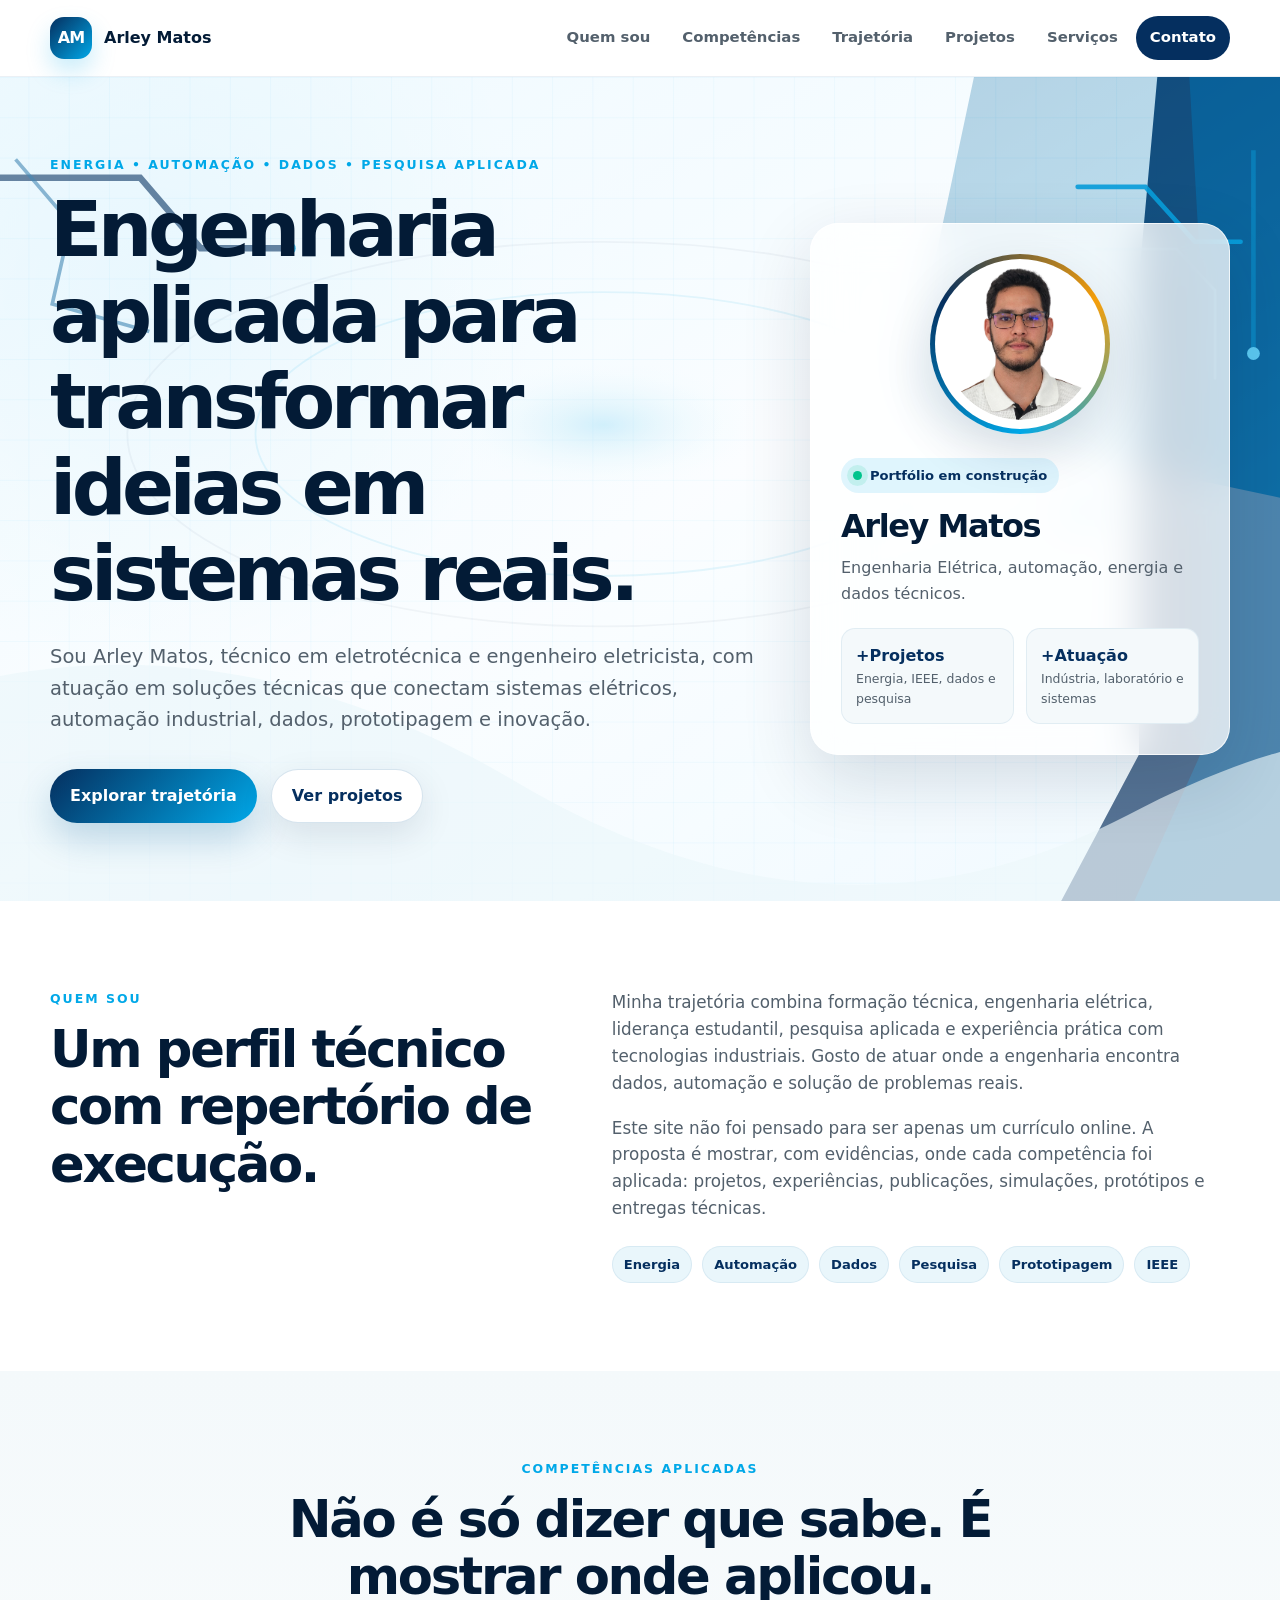
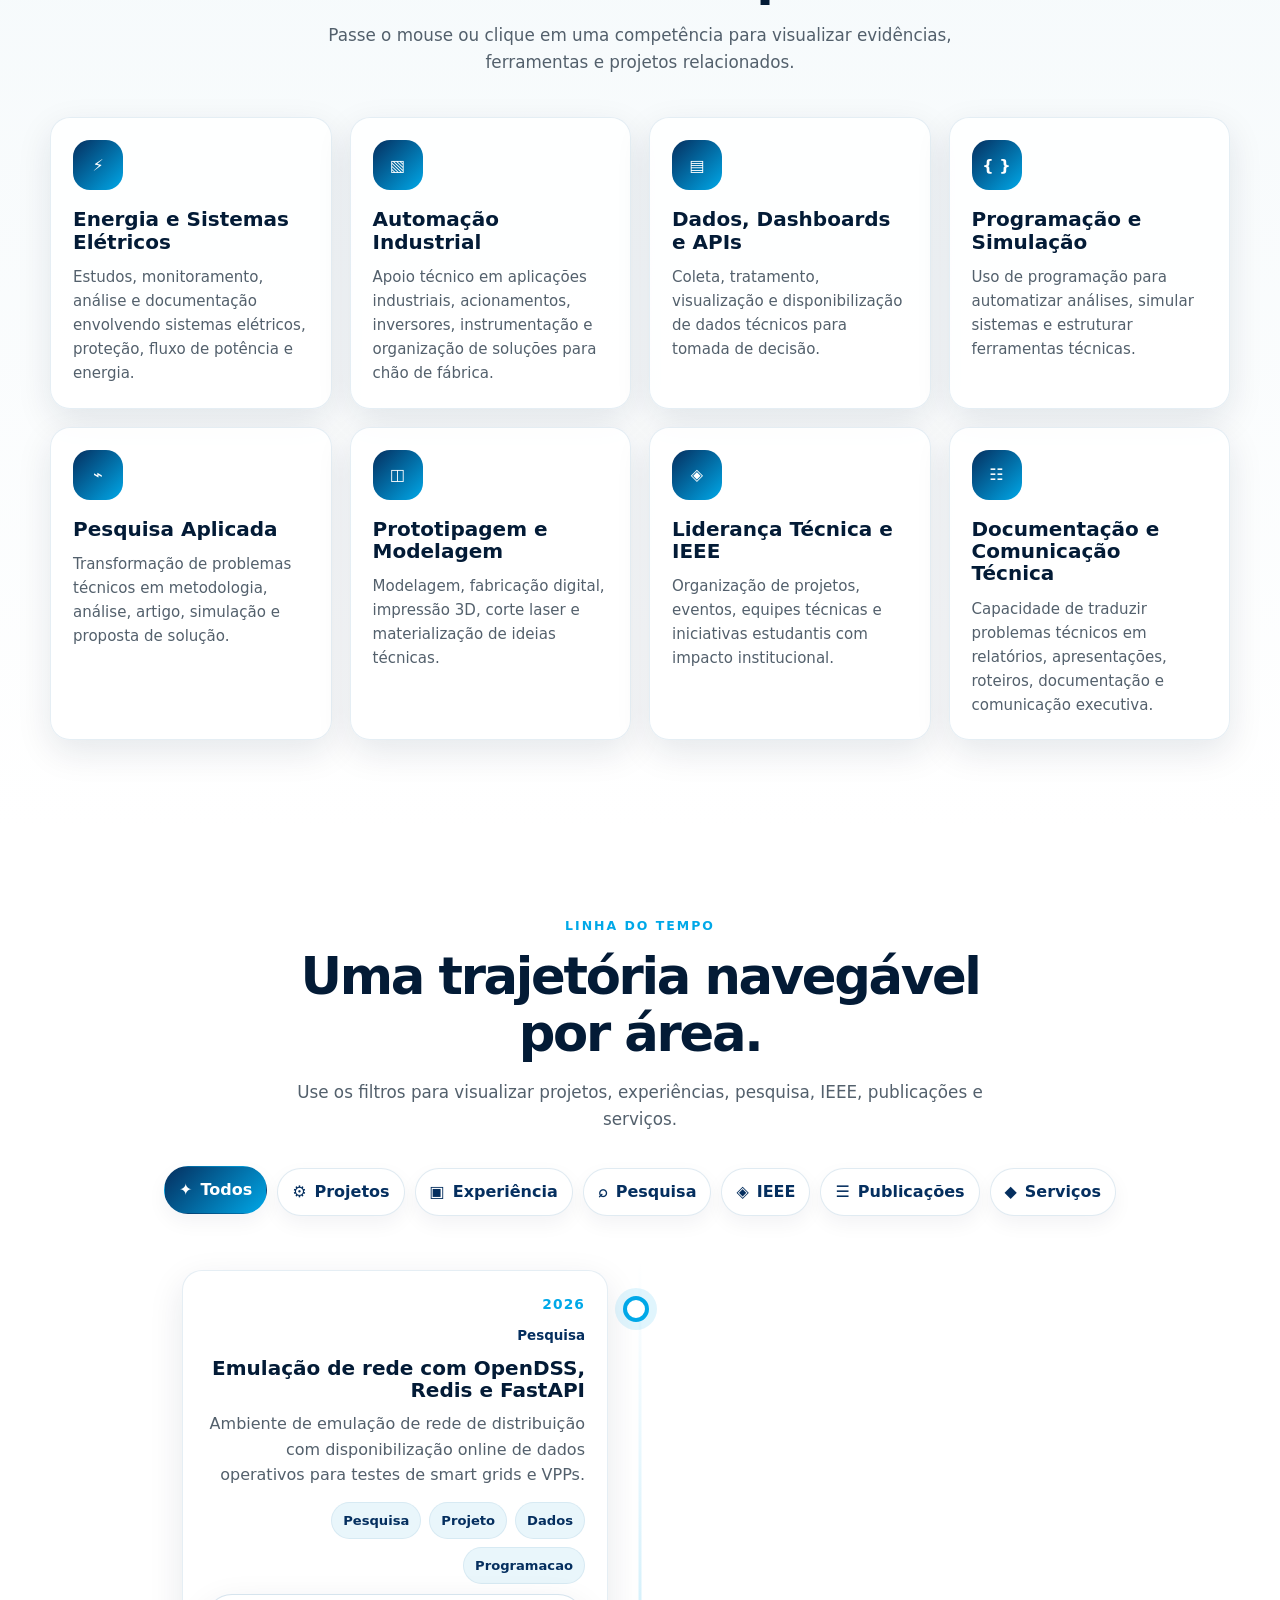
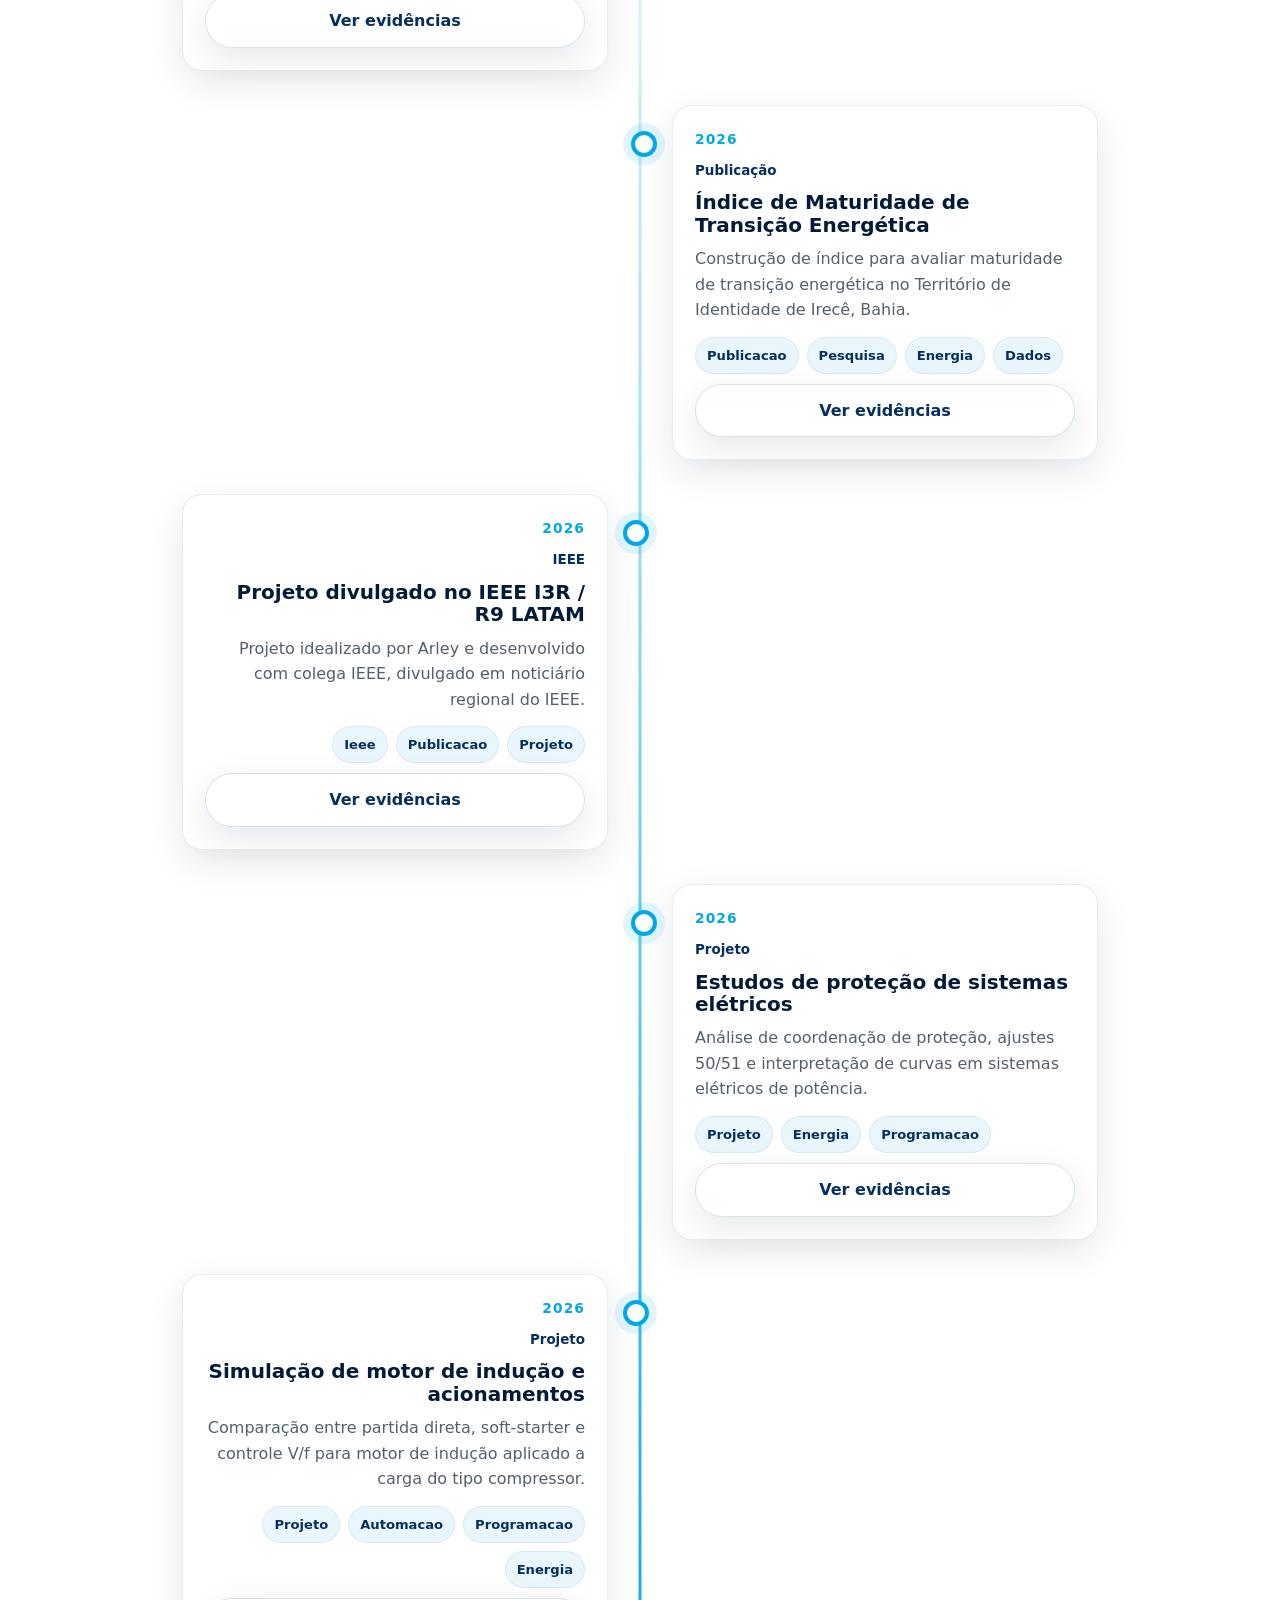
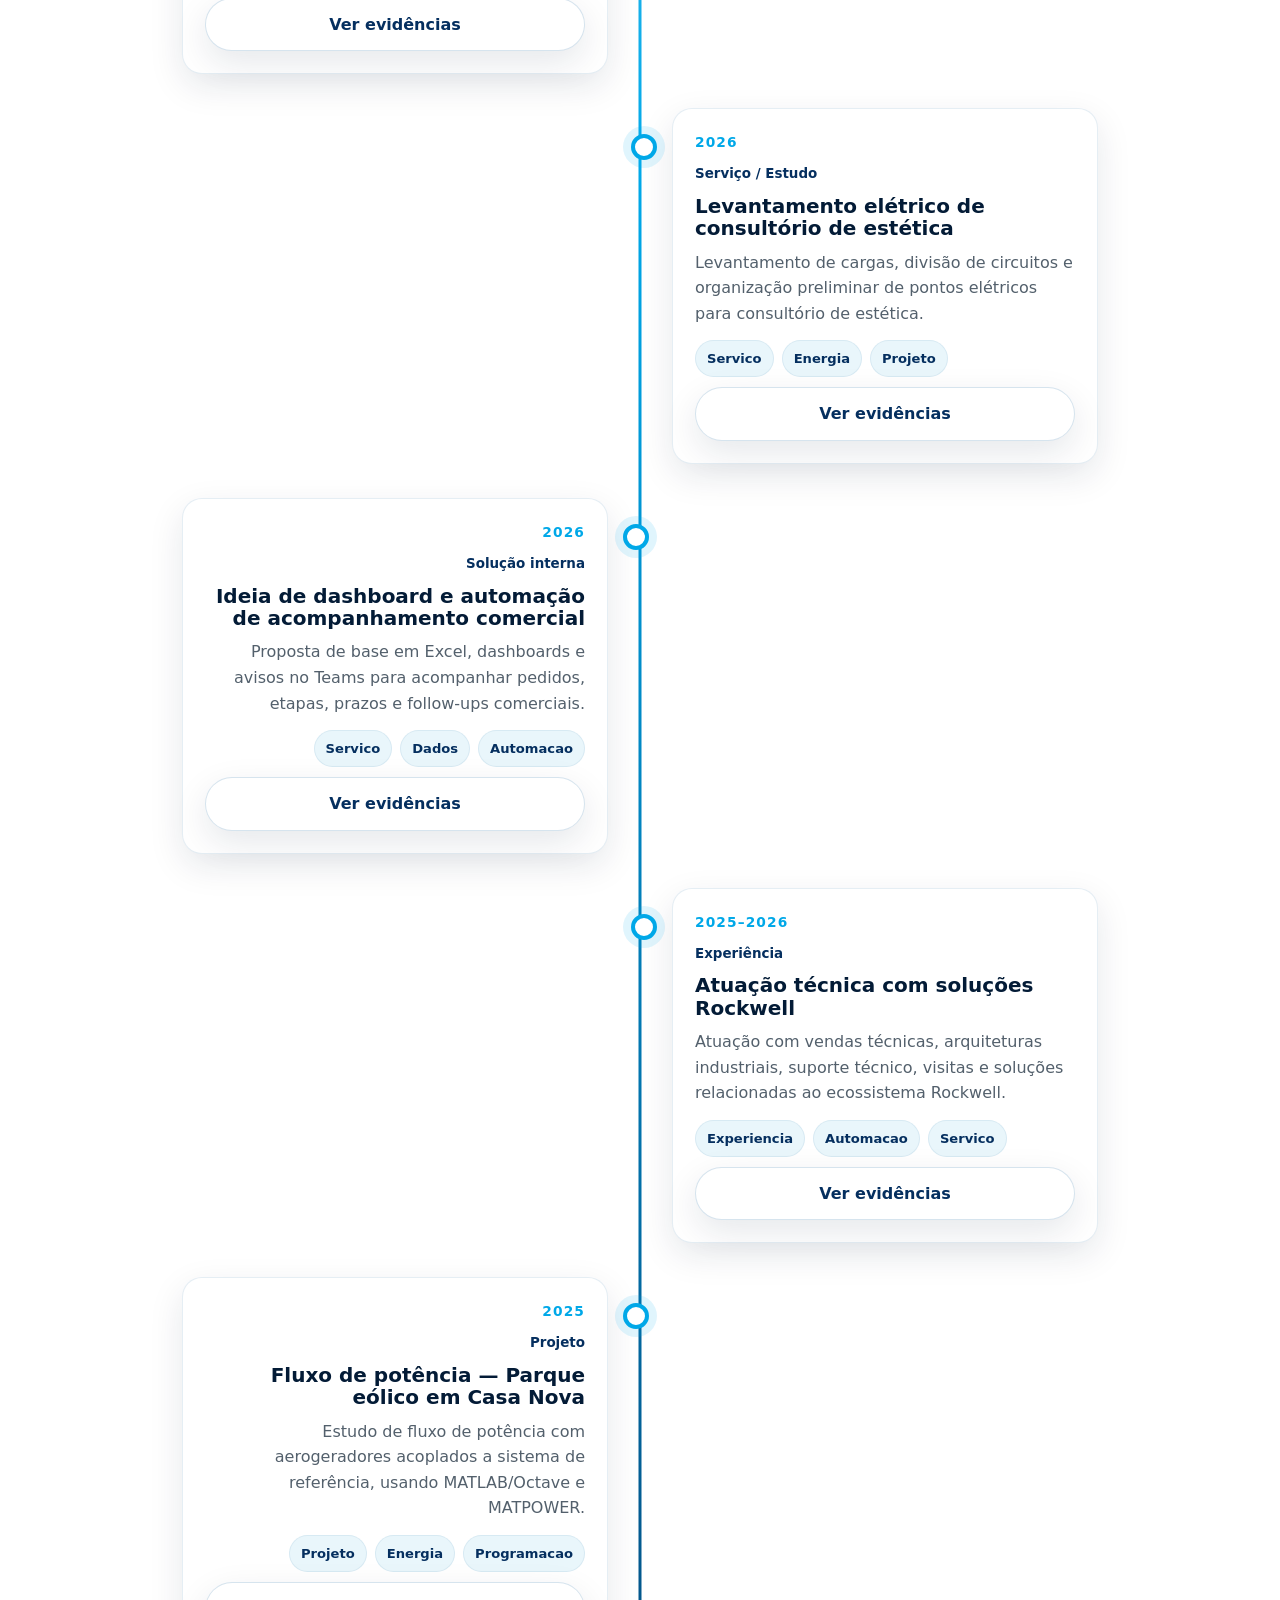
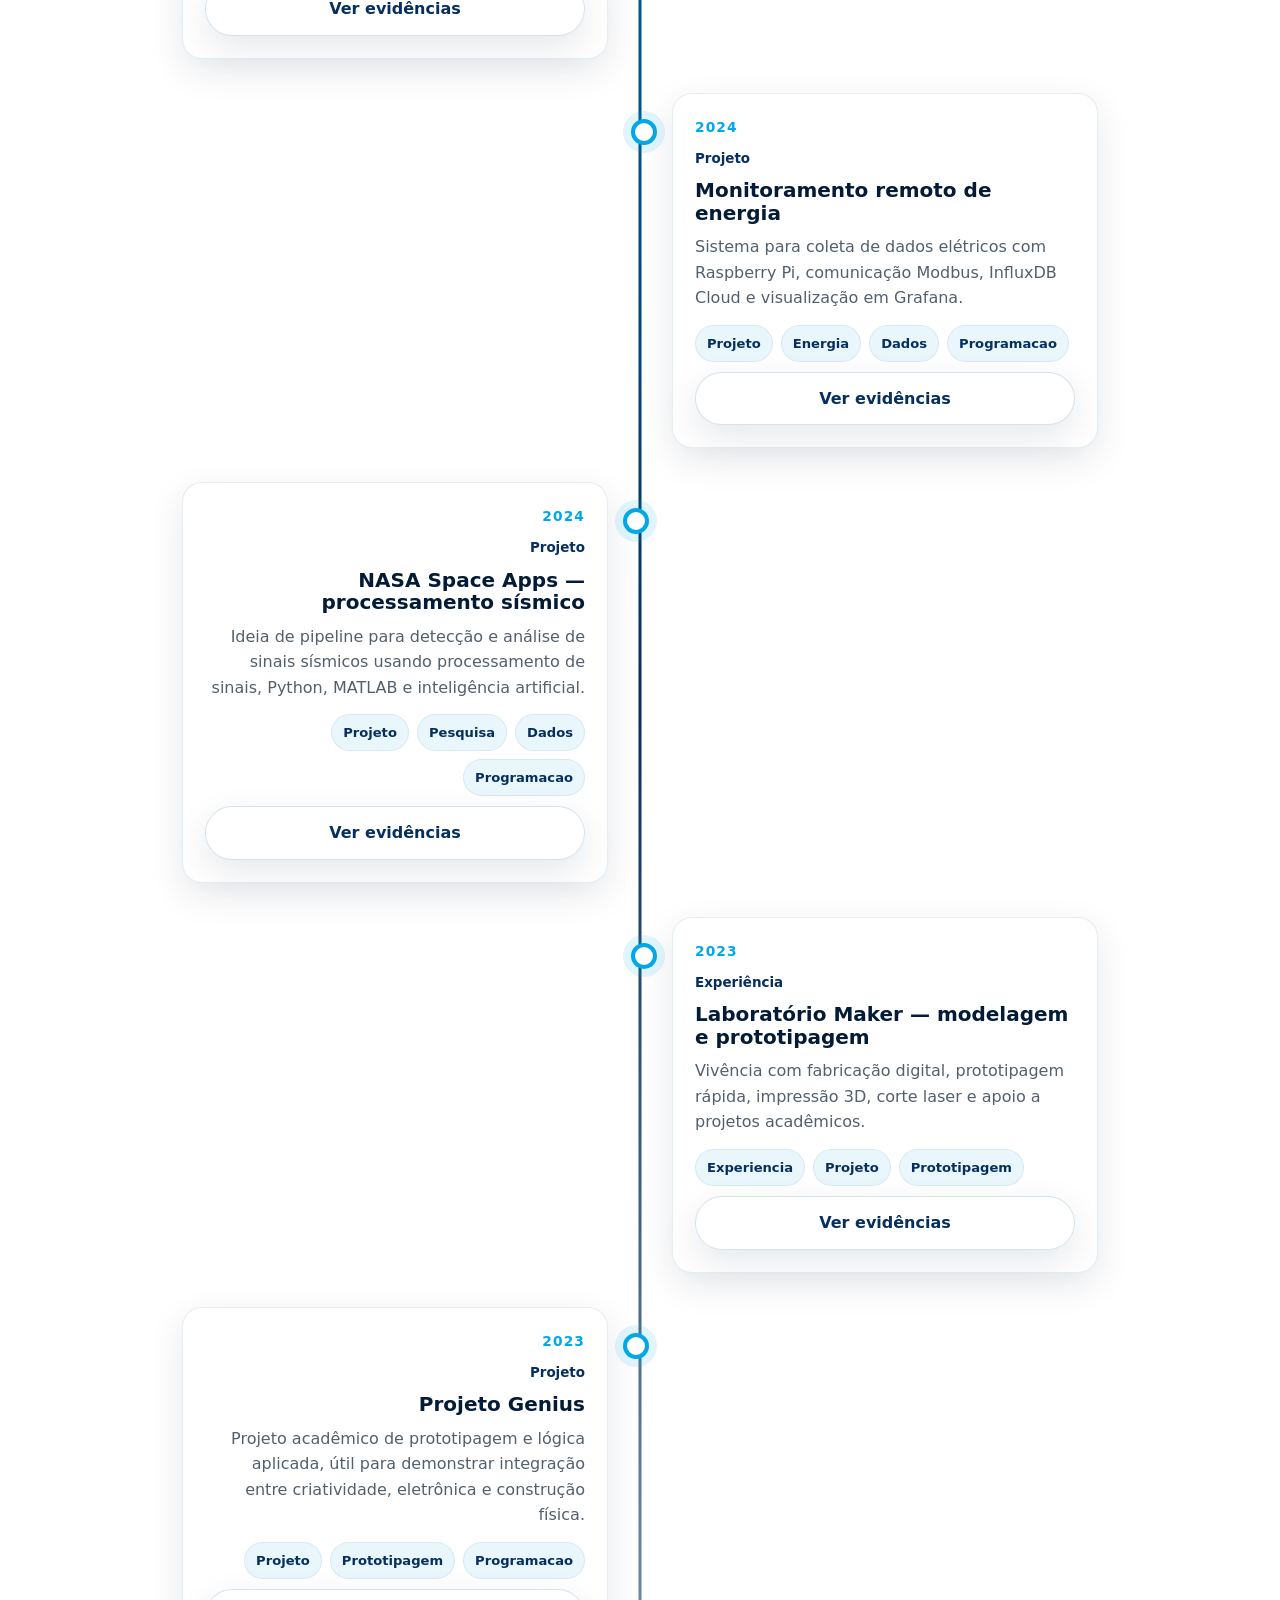
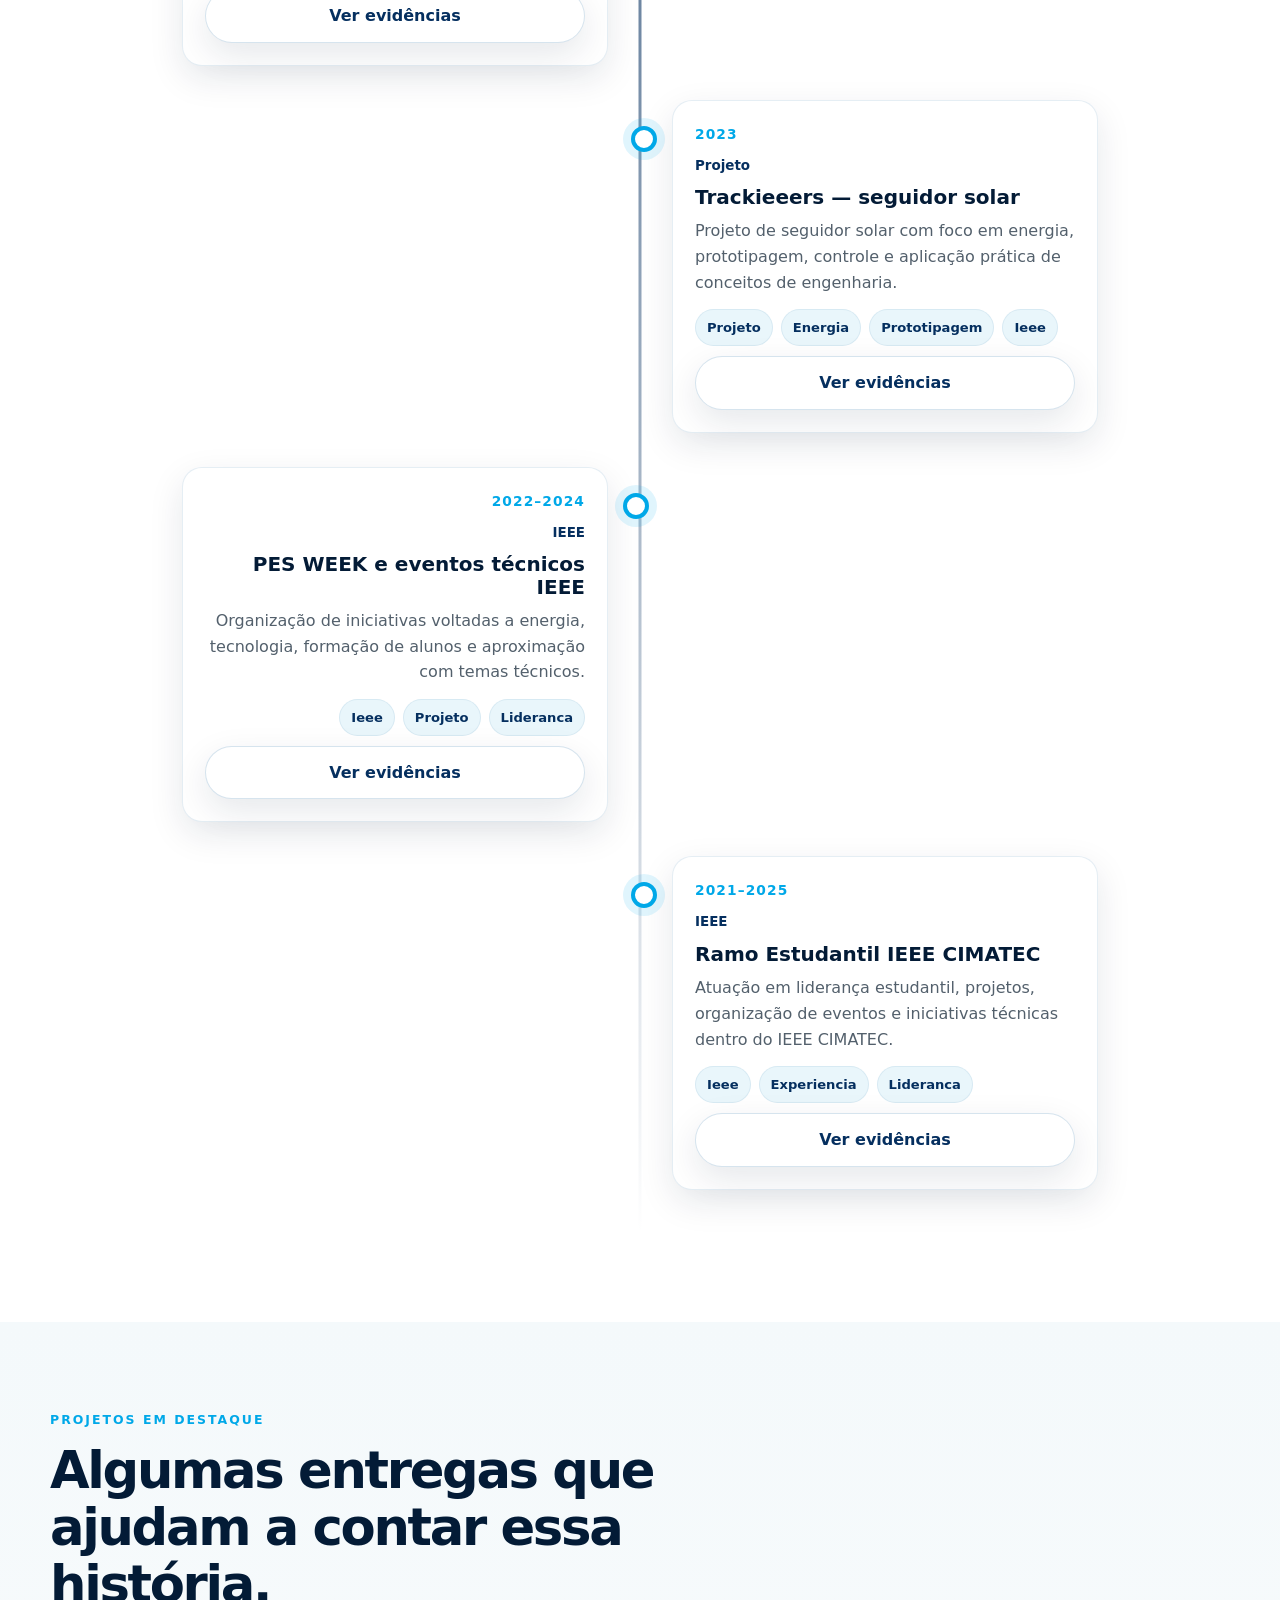
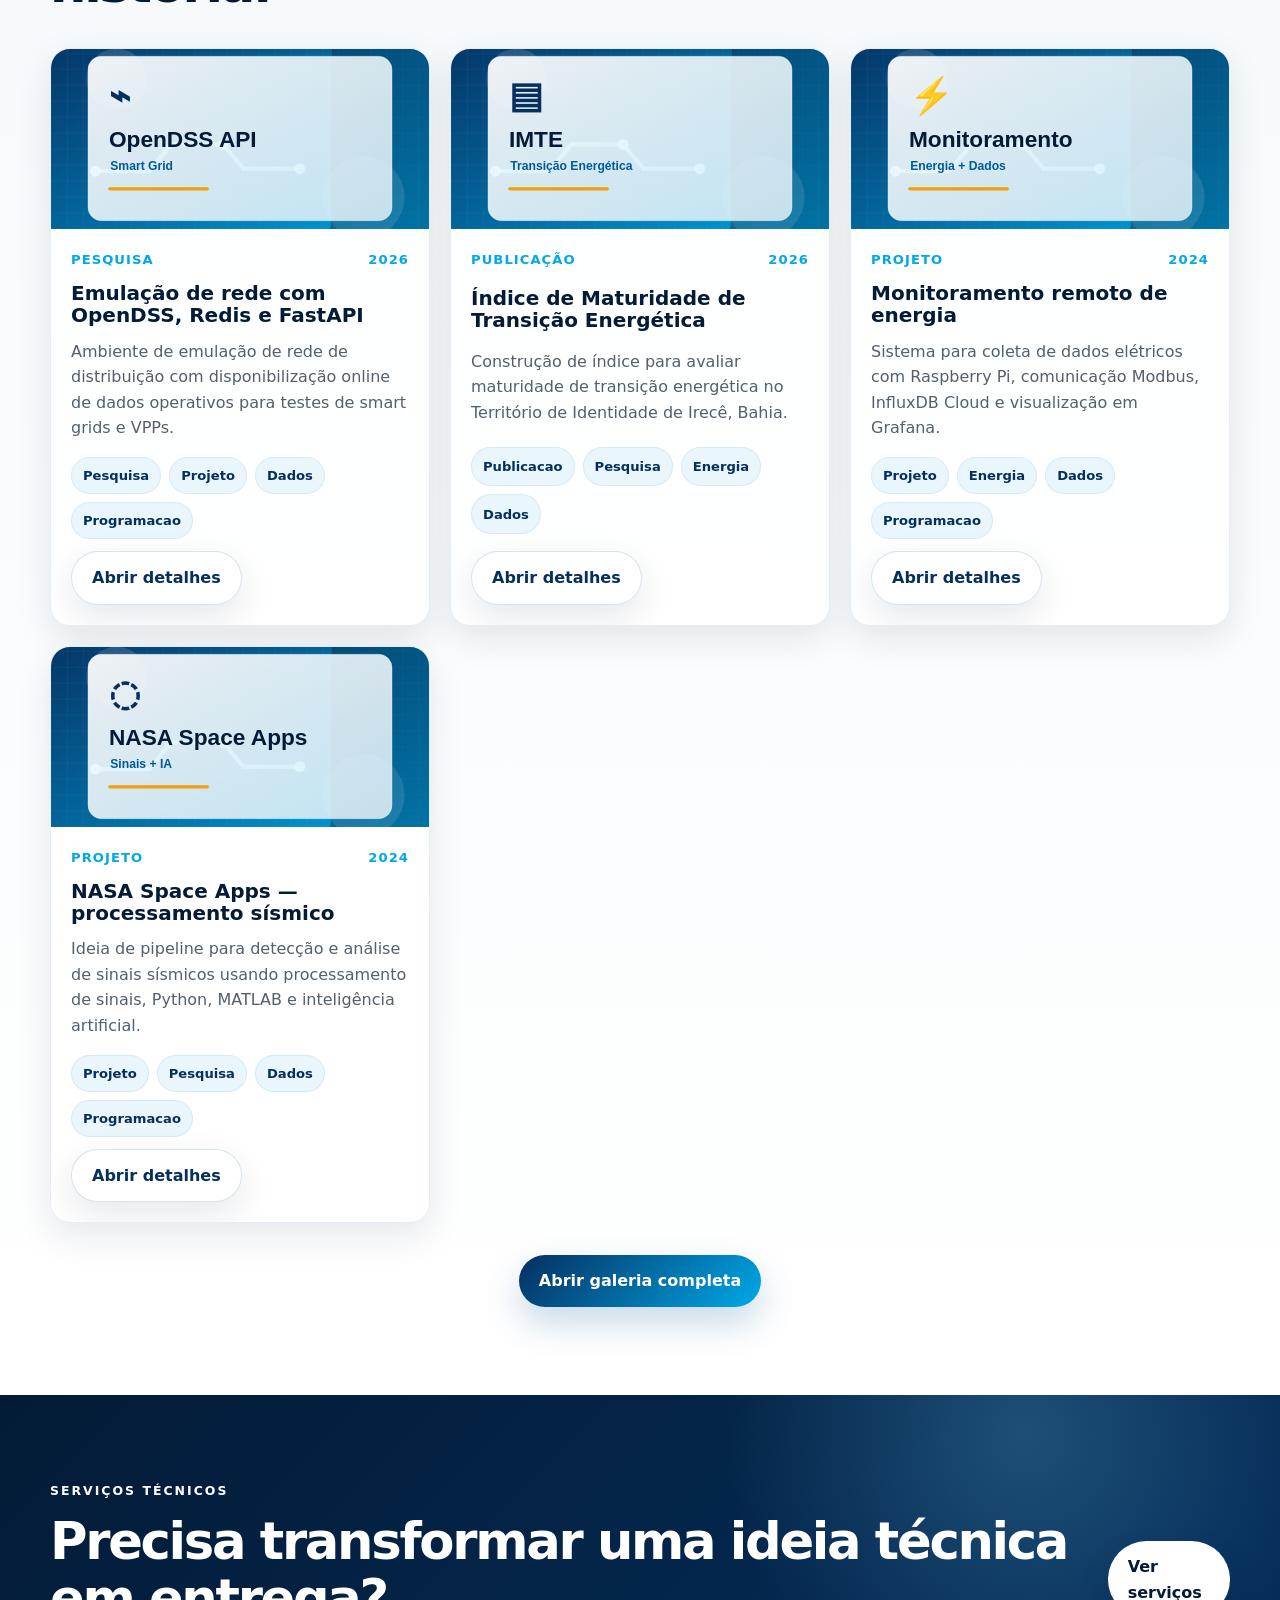
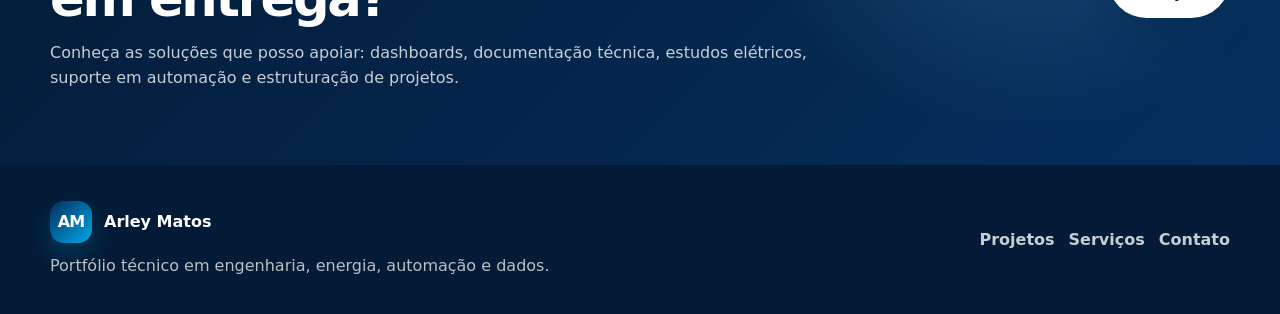
<file: index.html>
<!DOCTYPE html>
<html lang="pt-BR">
<head>
  <meta charset="UTF-8" />
  <meta name="viewport" content="width=device-width, initial-scale=1.0" />
  <title>Arley Matos | Engenharia Aplicada, Energia e Dados</title>
  <meta name="description" content="Portfólio de Arley Matos: engenharia elétrica, energia, automação, dados, pesquisa aplicada e projetos técnicos." />
  <link rel="icon" href="assets/img/icones/favicon.svg" type="image/svg+xml" />
  <link rel="stylesheet" href="assets/css/style.css" />
  <link rel="stylesheet" href="assets/css/responsive.css" />
</head>
<body>
  <header class="site-header" id="topo">
    <nav class="navbar container" aria-label="Navegação principal">
      <a class="brand" href="index.html" aria-label="Ir para início">
        <span class="brand-mark">AM</span>
        <span class="brand-text">Arley Matos</span>
      </a>

      <button class="menu-toggle" id="menuToggle" aria-label="Abrir menu" aria-expanded="false">
        <span></span><span></span><span></span>
      </button>

      <ul class="nav-links" id="navLinks">
        <li><a href="#sobre">Quem sou</a></li>
        <li><a href="#competencias">Competências</a></li>
        <li><a href="#trajetoria">Trajetória</a></li>
        <li><a href="projetos.html">Projetos</a></li>
        <li><a href="servicos.html">Serviços</a></li>
        <li><a class="nav-cta" href="contato.html">Contato</a></li>
      </ul>
    </nav>
  </header>

  <main>
    <section class="hero section-grid" id="inicio">
      <div class="hero-bg" aria-hidden="true"></div>
      <div class="container hero-content">
        <div class="hero-text reveal">
          <p class="eyebrow">Energia • Automação • Dados • Pesquisa Aplicada</p>
          <h1>Engenharia aplicada para transformar ideias em sistemas reais.</h1>
          <p class="hero-subtitle">
            Sou Arley Matos, técnico em eletrotécnica e engenheiro eletricista, com atuação em soluções técnicas que conectam sistemas elétricos, automação industrial, dados, prototipagem e inovação.
          </p>
          <div class="hero-actions">
            <a class="btn btn-primary" href="#trajetoria">Explorar trajetória</a>
            <a class="btn btn-secondary" href="projetos.html">Ver projetos</a>
          </div>
        </div>

        <aside class="hero-card reveal" aria-label="Resumo profissional">
          <div class="profile-orbit">
            <img src="assets/img/perfil/arley-placeholder.svg" alt="Foto ou avatar de Arley Matos" />
          </div>
          <div class="status-pill"><span></span> Portfólio em construção</div>
          <h2>Arley Matos</h2>
          <p>Engenharia Elétrica, automação, energia e dados técnicos.</p>
          <div class="hero-metrics">
            <div><strong>+Projetos</strong><small>Energia, IEEE, dados e pesquisa</small></div>
            <div><strong>+Atuação</strong><small>Indústria, laboratório e sistemas</small></div>
          </div>
        </aside>
      </div>
    </section>

    <section class="section" id="sobre">
      <div class="container split">
        <div class="section-heading reveal">
          <p class="eyebrow">Quem sou</p>
          <h2>Um perfil técnico com repertório de execução.</h2>
        </div>
        <div class="about-copy reveal">
          <p>
            Minha trajetória combina formação técnica, engenharia elétrica, liderança estudantil, pesquisa aplicada e experiência prática com tecnologias industriais. Gosto de atuar onde a engenharia encontra dados, automação e solução de problemas reais.
          </p>
          <p>
            Este site não foi pensado para ser apenas um currículo online. A proposta é mostrar, com evidências, onde cada competência foi aplicada: projetos, experiências, publicações, simulações, protótipos e entregas técnicas.
          </p>
          <div class="quick-tags" aria-label="Áreas de atuação">
            <span>Energia</span>
            <span>Automação</span>
            <span>Dados</span>
            <span>Pesquisa</span>
            <span>Prototipagem</span>
            <span>IEEE</span>
          </div>
        </div>
      </div>
    </section>

    <section class="section alt" id="competencias">
      <div class="container">
        <div class="section-heading center reveal">
          <p class="eyebrow">Competências aplicadas</p>
          <h2>Não é só dizer que sabe. É mostrar onde aplicou.</h2>
          <p class="section-subtitle">
            Passe o mouse ou clique em uma competência para visualizar evidências, ferramentas e projetos relacionados.
          </p>
        </div>
        <div class="competence-grid" id="competenceGrid" aria-live="polite"></div>
      </div>
    </section>

    <section class="section" id="trajetoria">
      <div class="container">
        <div class="section-heading center reveal">
          <p class="eyebrow">Linha do tempo</p>
          <h2>Uma trajetória navegável por área.</h2>
          <p class="section-subtitle">
            Use os filtros para visualizar projetos, experiências, pesquisa, IEEE, publicações e serviços.
          </p>
        </div>

        <div class="filter-bar timeline-filter" id="timelineFilters" aria-label="Filtros da linha do tempo"></div>
        <div class="timeline" id="timelineList" aria-live="polite"></div>
      </div>
    </section>

    <section class="section alt" id="destaques">
      <div class="container">
        <div class="section-heading reveal">
          <p class="eyebrow">Projetos em destaque</p>
          <h2>Algumas entregas que ajudam a contar essa história.</h2>
        </div>
        <div class="project-grid" id="homeProjectGrid"></div>
        <div class="center mt-32">
          <a class="btn btn-primary" href="projetos.html">Abrir galeria completa</a>
        </div>
      </div>
    </section>

    <section class="cta-section">
      <div class="container cta-box reveal">
        <div>
          <p class="eyebrow">Serviços técnicos</p>
          <h2>Precisa transformar uma ideia técnica em entrega?</h2>
          <p>Conheça as soluções que posso apoiar: dashboards, documentação técnica, estudos elétricos, suporte em automação e estruturação de projetos.</p>
        </div>
        <a class="btn btn-light" href="servicos.html">Ver serviços</a>
      </div>
    </section>
  </main>

  <footer class="site-footer">
    <div class="container footer-grid">
      <div>
        <a class="brand footer-brand" href="index.html"><span class="brand-mark">AM</span><span>Arley Matos</span></a>
        <p>Portfólio técnico em engenharia, energia, automação e dados.</p>
      </div>
      <div class="footer-links">
        <a href="projetos.html">Projetos</a>
        <a href="servicos.html">Serviços</a>
        <a href="contato.html">Contato</a>
      </div>
    </div>
  </footer>

  <div class="modal" id="infoModal" aria-hidden="true" role="dialog" aria-modal="true">
    <div class="modal-backdrop" data-close-modal></div>
    <article class="modal-card" role="document">
      <button class="modal-close" aria-label="Fechar" data-close-modal>×</button>
      <div id="modalContent"></div>
    </article>
  </div>

  <button class="back-to-top" id="backToTop" aria-label="Voltar ao topo">↑</button>

  <script src="assets/js/data.js"></script>
  <script src="assets/js/main.js"></script>
</body>
</html>
</file>
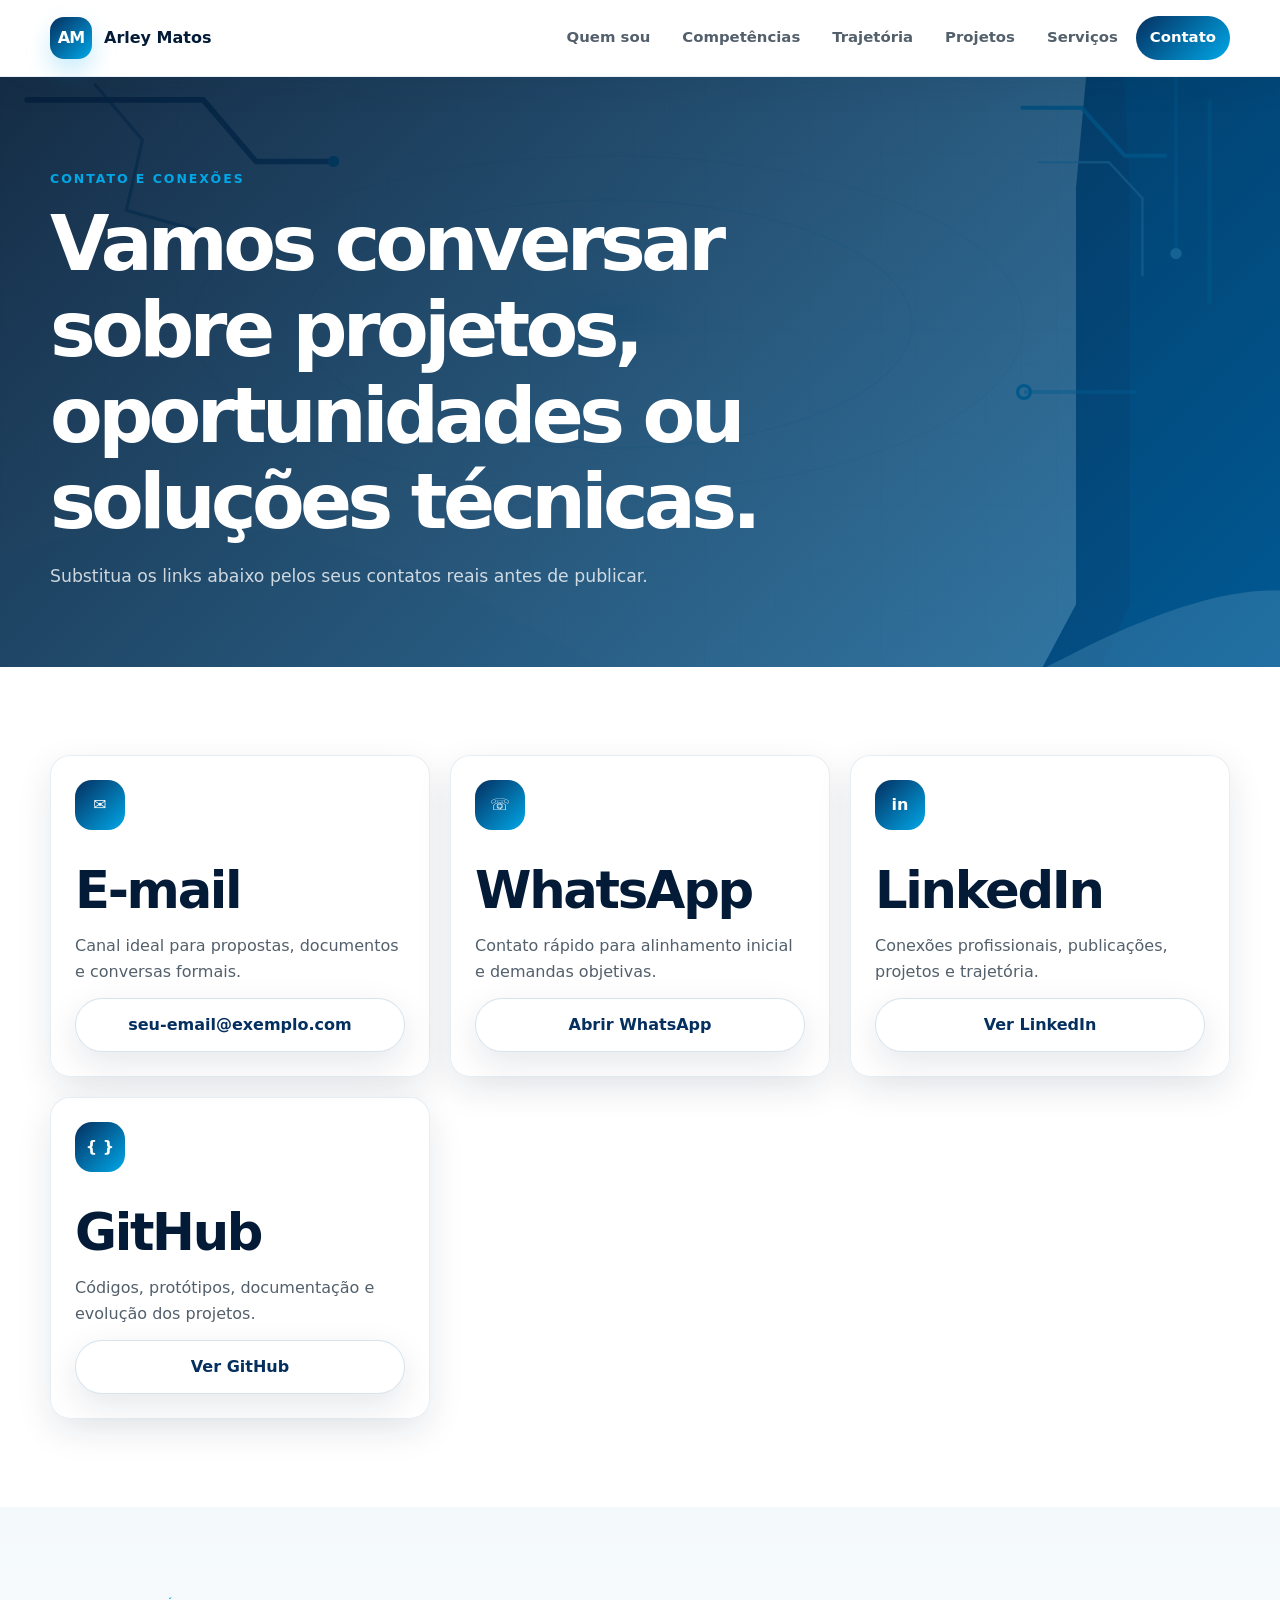
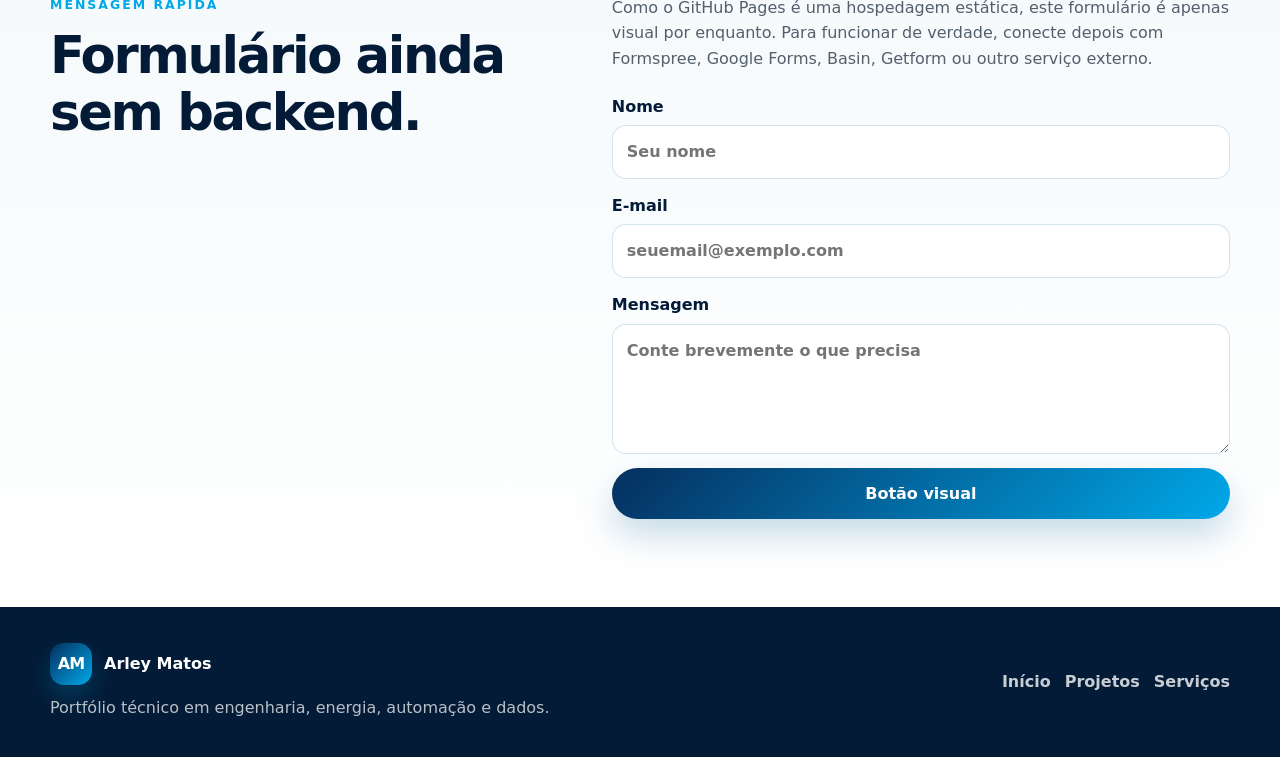
<file: contato.html>
<!DOCTYPE html>
<html lang="pt-BR">
<head>
  <meta charset="UTF-8" />
  <meta name="viewport" content="width=device-width, initial-scale=1.0" />
  <title>Contato | Arley Matos</title>
  <meta name="description" content="Entre em contato com Arley Matos para projetos, serviços técnicos, parcerias e oportunidades." />
  <link rel="icon" href="assets/img/icones/favicon.svg" type="image/svg+xml" />
  <link rel="stylesheet" href="assets/css/style.css" />
  <link rel="stylesheet" href="assets/css/responsive.css" />
</head>
<body>
  <header class="site-header compact">
    <nav class="navbar container" aria-label="Navegação principal">
      <a class="brand" href="index.html"><span class="brand-mark">AM</span><span class="brand-text">Arley Matos</span></a>
      <button class="menu-toggle" id="menuToggle" aria-label="Abrir menu" aria-expanded="false"><span></span><span></span><span></span></button>
      <ul class="nav-links" id="navLinks">
        <li><a href="index.html#sobre">Quem sou</a></li>
        <li><a href="index.html#competencias">Competências</a></li>
        <li><a href="index.html#trajetoria">Trajetória</a></li>
        <li><a href="projetos.html">Projetos</a></li>
        <li><a href="servicos.html">Serviços</a></li>
        <li><a class="nav-cta active" href="contato.html">Contato</a></li>
      </ul>
    </nav>
  </header>

  <main>
    <section class="page-hero contact-hero">
      <div class="container reveal">
        <p class="eyebrow">Contato e conexões</p>
        <h1>Vamos conversar sobre projetos, oportunidades ou soluções técnicas.</h1>
        <p>Substitua os links abaixo pelos seus contatos reais antes de publicar.</p>
      </div>
    </section>

    <section class="section">
      <div class="container contact-grid">
        <article class="contact-card reveal">
          <span class="contact-icon">✉</span>
          <h2>E-mail</h2>
          <p>Canal ideal para propostas, documentos e conversas formais.</p>
          <a class="btn btn-secondary" href="mailto:seu-email@exemplo.com">seu-email@exemplo.com</a>
        </article>

        <article class="contact-card reveal">
          <span class="contact-icon">☏</span>
          <h2>WhatsApp</h2>
          <p>Contato rápido para alinhamento inicial e demandas objetivas.</p>
          <a class="btn btn-secondary" href="https://wa.me/5500000000000" target="_blank" rel="noopener">Abrir WhatsApp</a>
        </article>

        <article class="contact-card reveal">
          <span class="contact-icon">in</span>
          <h2>LinkedIn</h2>
          <p>Conexões profissionais, publicações, projetos e trajetória.</p>
          <a class="btn btn-secondary" href="https://www.linkedin.com/" target="_blank" rel="noopener">Ver LinkedIn</a>
        </article>

        <article class="contact-card reveal">
          <span class="contact-icon">{ }</span>
          <h2>GitHub</h2>
          <p>Códigos, protótipos, documentação e evolução dos projetos.</p>
          <a class="btn btn-secondary" href="https://github.com/" target="_blank" rel="noopener">Ver GitHub</a>
        </article>
      </div>
    </section>

    <section class="section alt">
      <div class="container split">
        <div class="section-heading reveal">
          <p class="eyebrow">Mensagem rápida</p>
          <h2>Formulário ainda sem backend.</h2>
        </div>
        <div class="form-note reveal">
          <p>
            Como o GitHub Pages é uma hospedagem estática, este formulário é apenas visual por enquanto. Para funcionar de verdade, conecte depois com Formspree, Google Forms, Basin, Getform ou outro serviço externo.
          </p>
          <form class="fake-form" onsubmit="return false;">
            <label>Nome<input type="text" placeholder="Seu nome" /></label>
            <label>E-mail<input type="email" placeholder="seuemail@exemplo.com" /></label>
            <label>Mensagem<textarea placeholder="Conte brevemente o que precisa"></textarea></label>
            <button class="btn btn-primary" type="button">Botão visual</button>
          </form>
        </div>
      </div>
    </section>
  </main>

  <footer class="site-footer">
    <div class="container footer-grid">
      <div>
        <a class="brand footer-brand" href="index.html"><span class="brand-mark">AM</span><span>Arley Matos</span></a>
        <p>Portfólio técnico em engenharia, energia, automação e dados.</p>
      </div>
      <div class="footer-links"><a href="index.html">Início</a><a href="projetos.html">Projetos</a><a href="servicos.html">Serviços</a></div>
    </div>
  </footer>

  <button class="back-to-top" id="backToTop" aria-label="Voltar ao topo">↑</button>
  <script src="assets/js/data.js"></script>
  <script src="assets/js/main.js"></script>
</body>
</html>
</file>
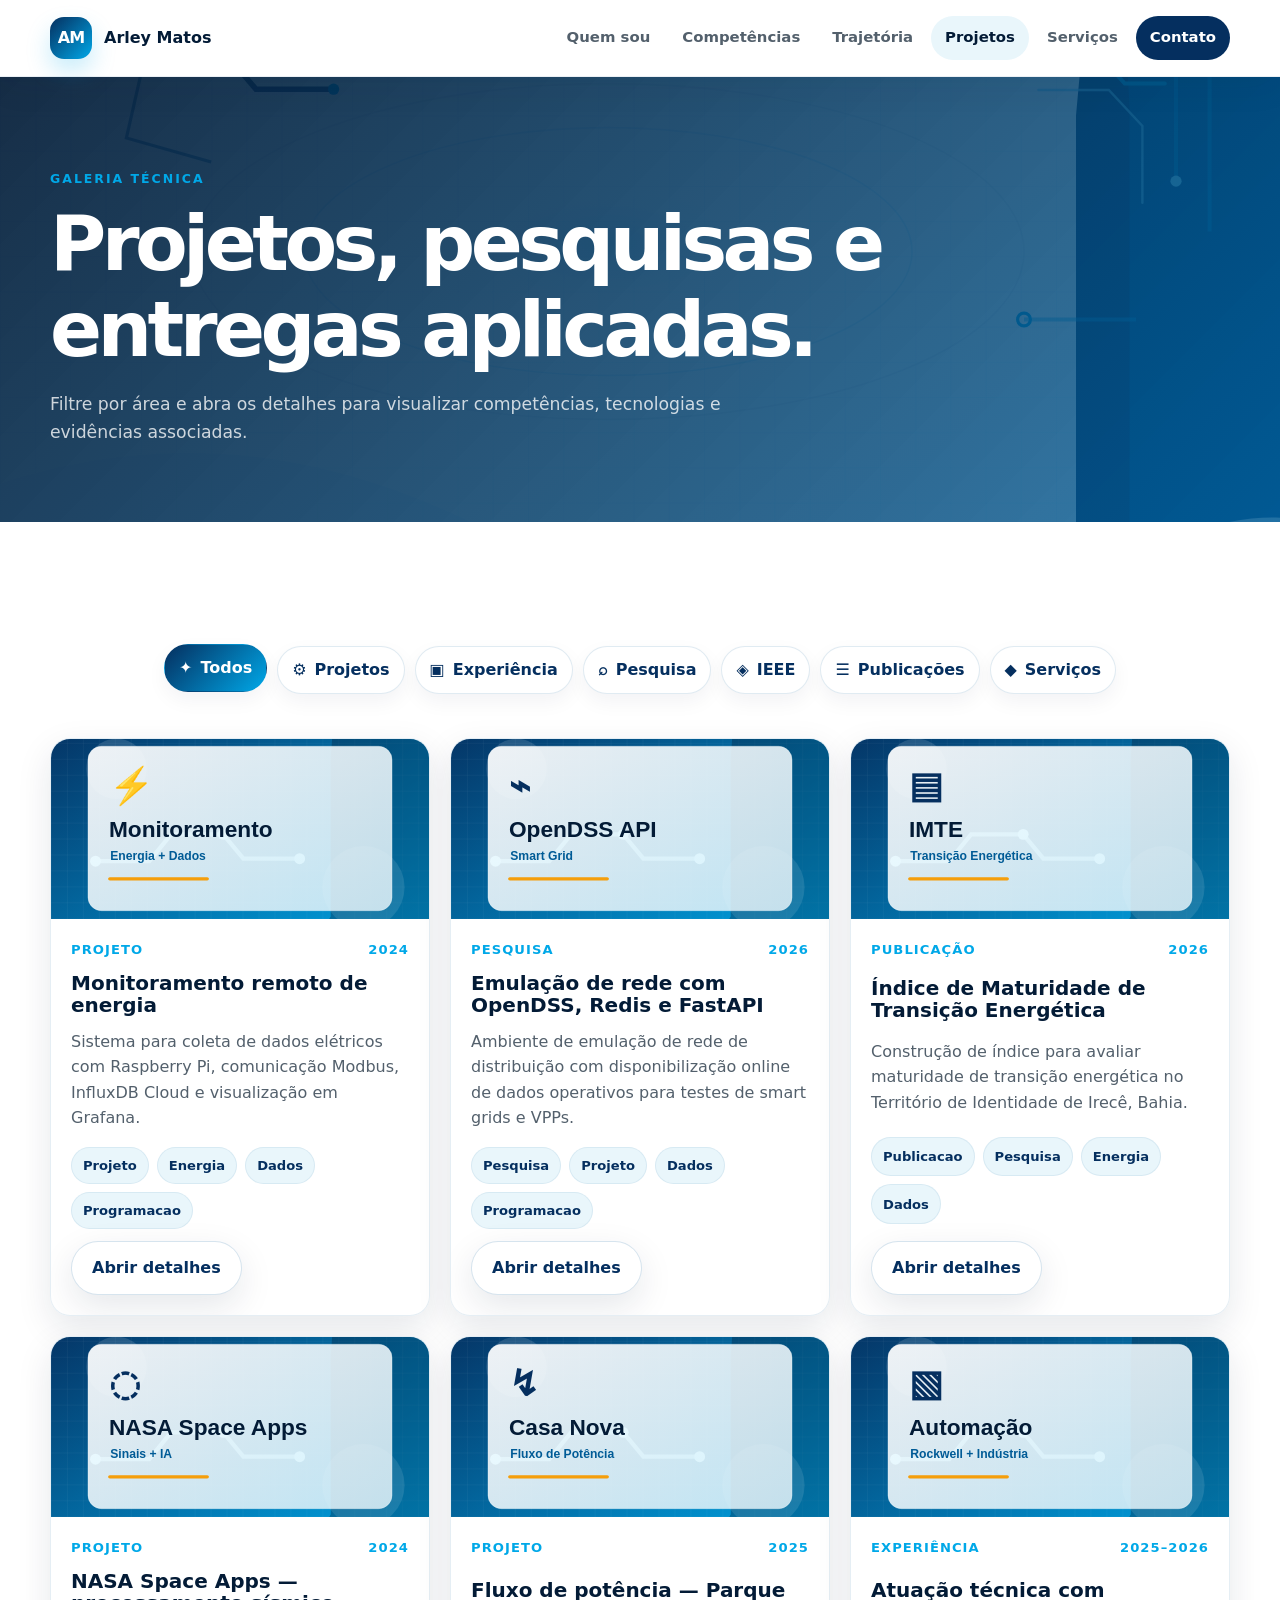
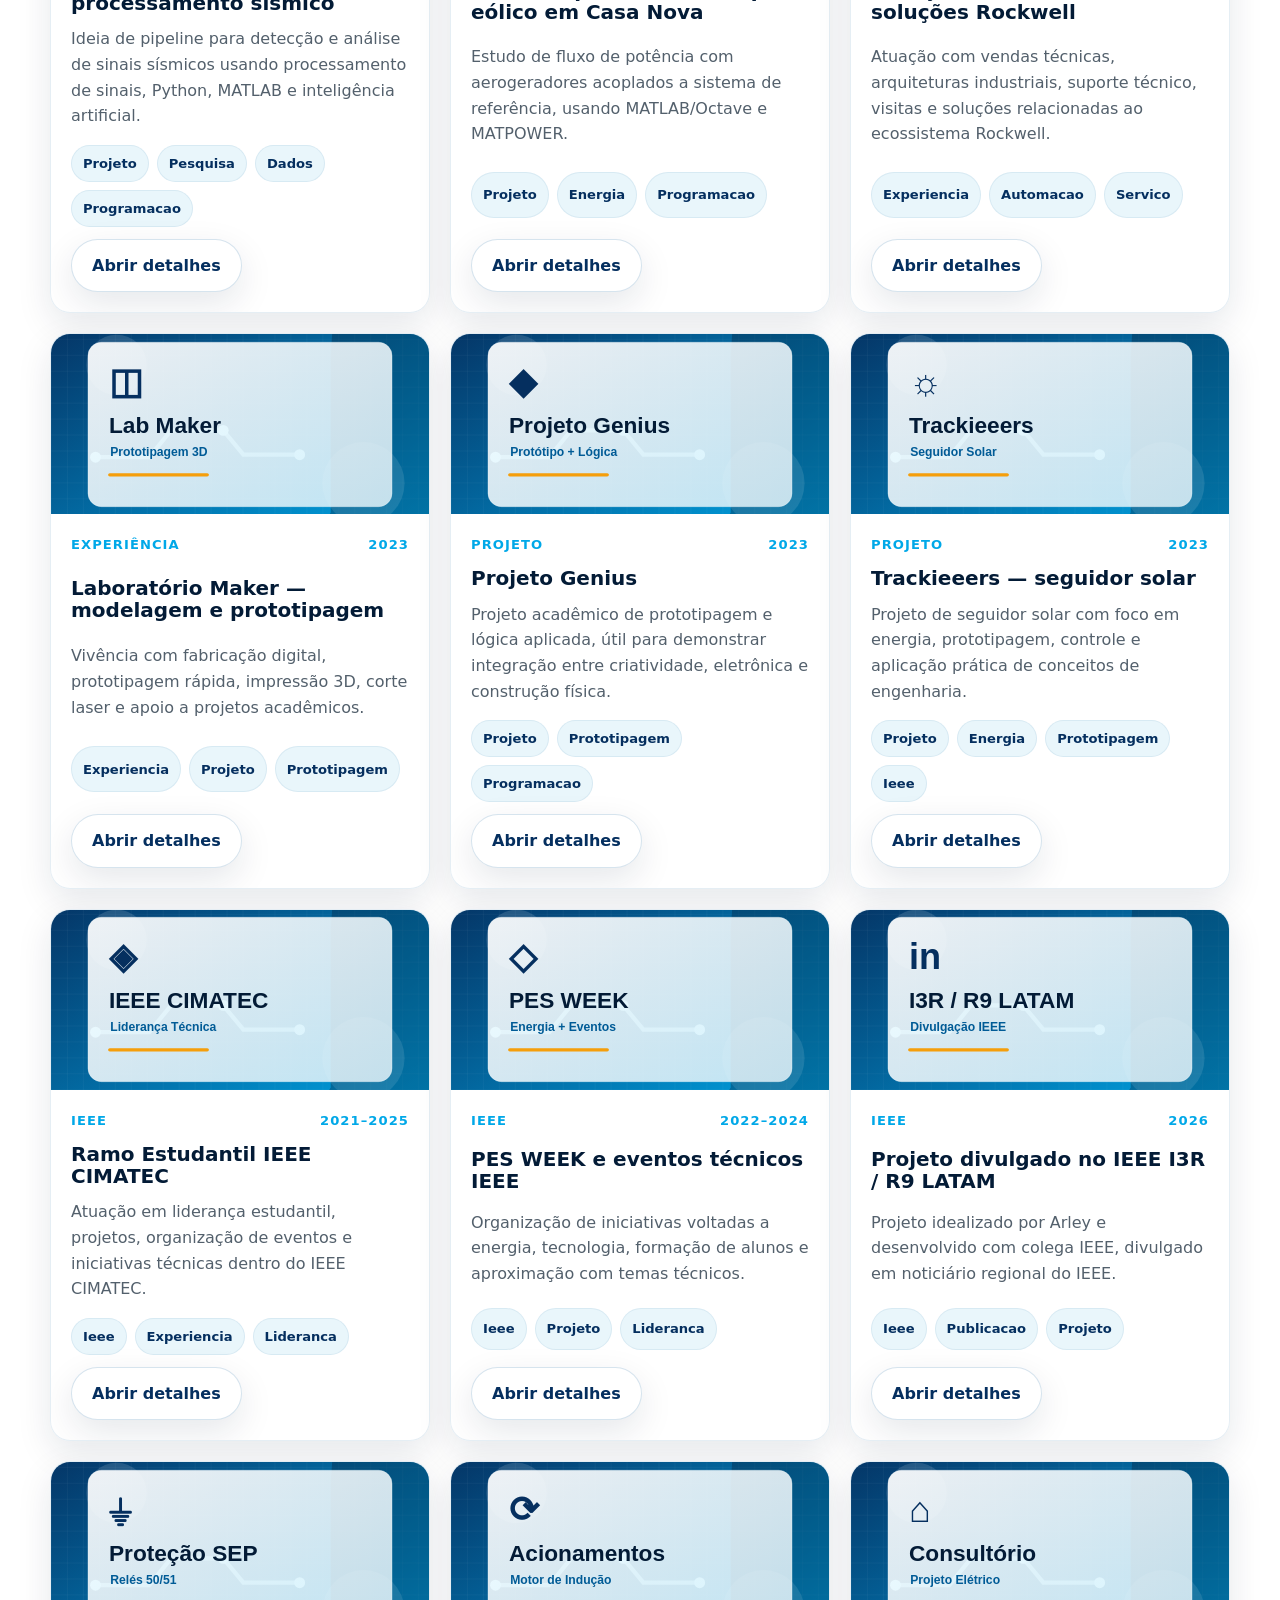
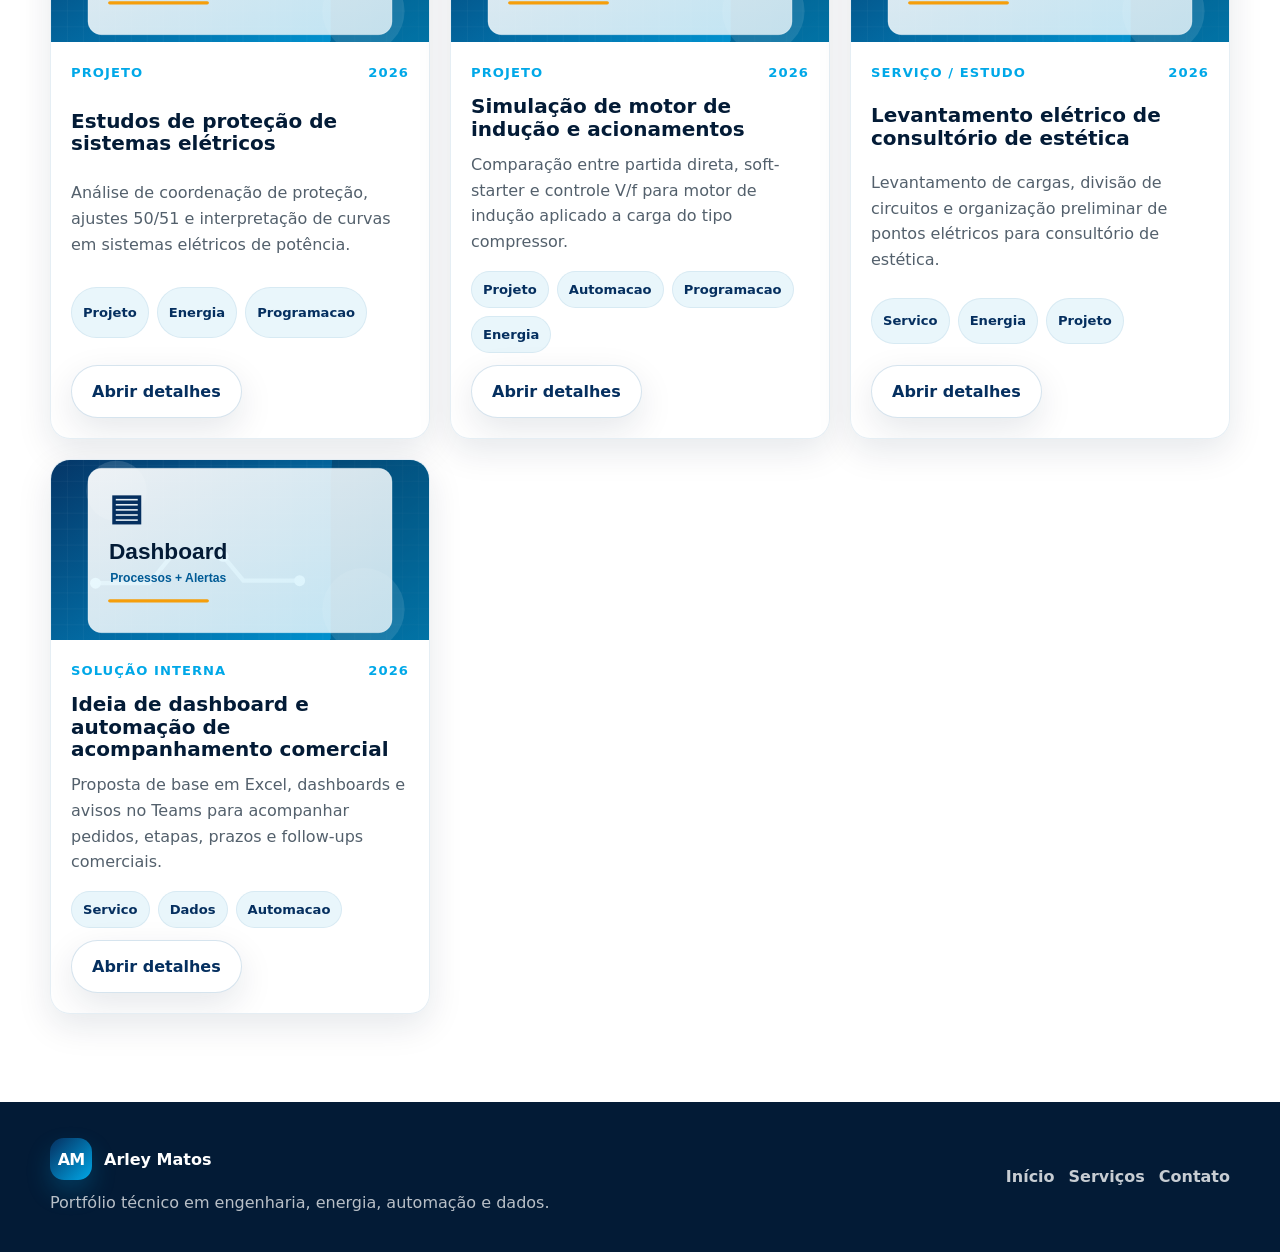
<file: projetos.html>
<!DOCTYPE html>
<html lang="pt-BR">
<head>
  <meta charset="UTF-8" />
  <meta name="viewport" content="width=device-width, initial-scale=1.0" />
  <title>Projetos | Arley Matos</title>
  <meta name="description" content="Projetos de Arley Matos em energia, automação, dados, pesquisa aplicada e inovação." />
  <link rel="icon" href="assets/img/icones/favicon.svg" type="image/svg+xml" />
  <link rel="stylesheet" href="assets/css/style.css" />
  <link rel="stylesheet" href="assets/css/responsive.css" />
</head>
<body>
  <header class="site-header compact">
    <nav class="navbar container" aria-label="Navegação principal">
      <a class="brand" href="index.html"><span class="brand-mark">AM</span><span class="brand-text">Arley Matos</span></a>
      <button class="menu-toggle" id="menuToggle" aria-label="Abrir menu" aria-expanded="false"><span></span><span></span><span></span></button>
      <ul class="nav-links" id="navLinks">
        <li><a href="index.html#sobre">Quem sou</a></li>
        <li><a href="index.html#competencias">Competências</a></li>
        <li><a href="index.html#trajetoria">Trajetória</a></li>
        <li><a class="active" href="projetos.html">Projetos</a></li>
        <li><a href="servicos.html">Serviços</a></li>
        <li><a class="nav-cta" href="contato.html">Contato</a></li>
      </ul>
    </nav>
  </header>

  <main>
    <section class="page-hero">
      <div class="container reveal">
        <p class="eyebrow">Galeria técnica</p>
        <h1>Projetos, pesquisas e entregas aplicadas.</h1>
        <p>Filtre por área e abra os detalhes para visualizar competências, tecnologias e evidências associadas.</p>
      </div>
    </section>

    <section class="section">
      <div class="container">
        <div class="filter-bar" id="projectFilters" aria-label="Filtros de projetos"></div>
        <div class="project-grid expanded" id="projectGrid" aria-live="polite"></div>
      </div>
    </section>
  </main>

  <footer class="site-footer">
    <div class="container footer-grid">
      <div>
        <a class="brand footer-brand" href="index.html"><span class="brand-mark">AM</span><span>Arley Matos</span></a>
        <p>Portfólio técnico em engenharia, energia, automação e dados.</p>
      </div>
      <div class="footer-links"><a href="index.html">Início</a><a href="servicos.html">Serviços</a><a href="contato.html">Contato</a></div>
    </div>
  </footer>

  <div class="modal" id="infoModal" aria-hidden="true" role="dialog" aria-modal="true">
    <div class="modal-backdrop" data-close-modal></div>
    <article class="modal-card" role="document">
      <button class="modal-close" aria-label="Fechar" data-close-modal>×</button>
      <div id="modalContent"></div>
    </article>
  </div>

  <button class="back-to-top" id="backToTop" aria-label="Voltar ao topo">↑</button>
  <script src="assets/js/data.js"></script>
  <script src="assets/js/main.js"></script>
</body>
</html>
</file>
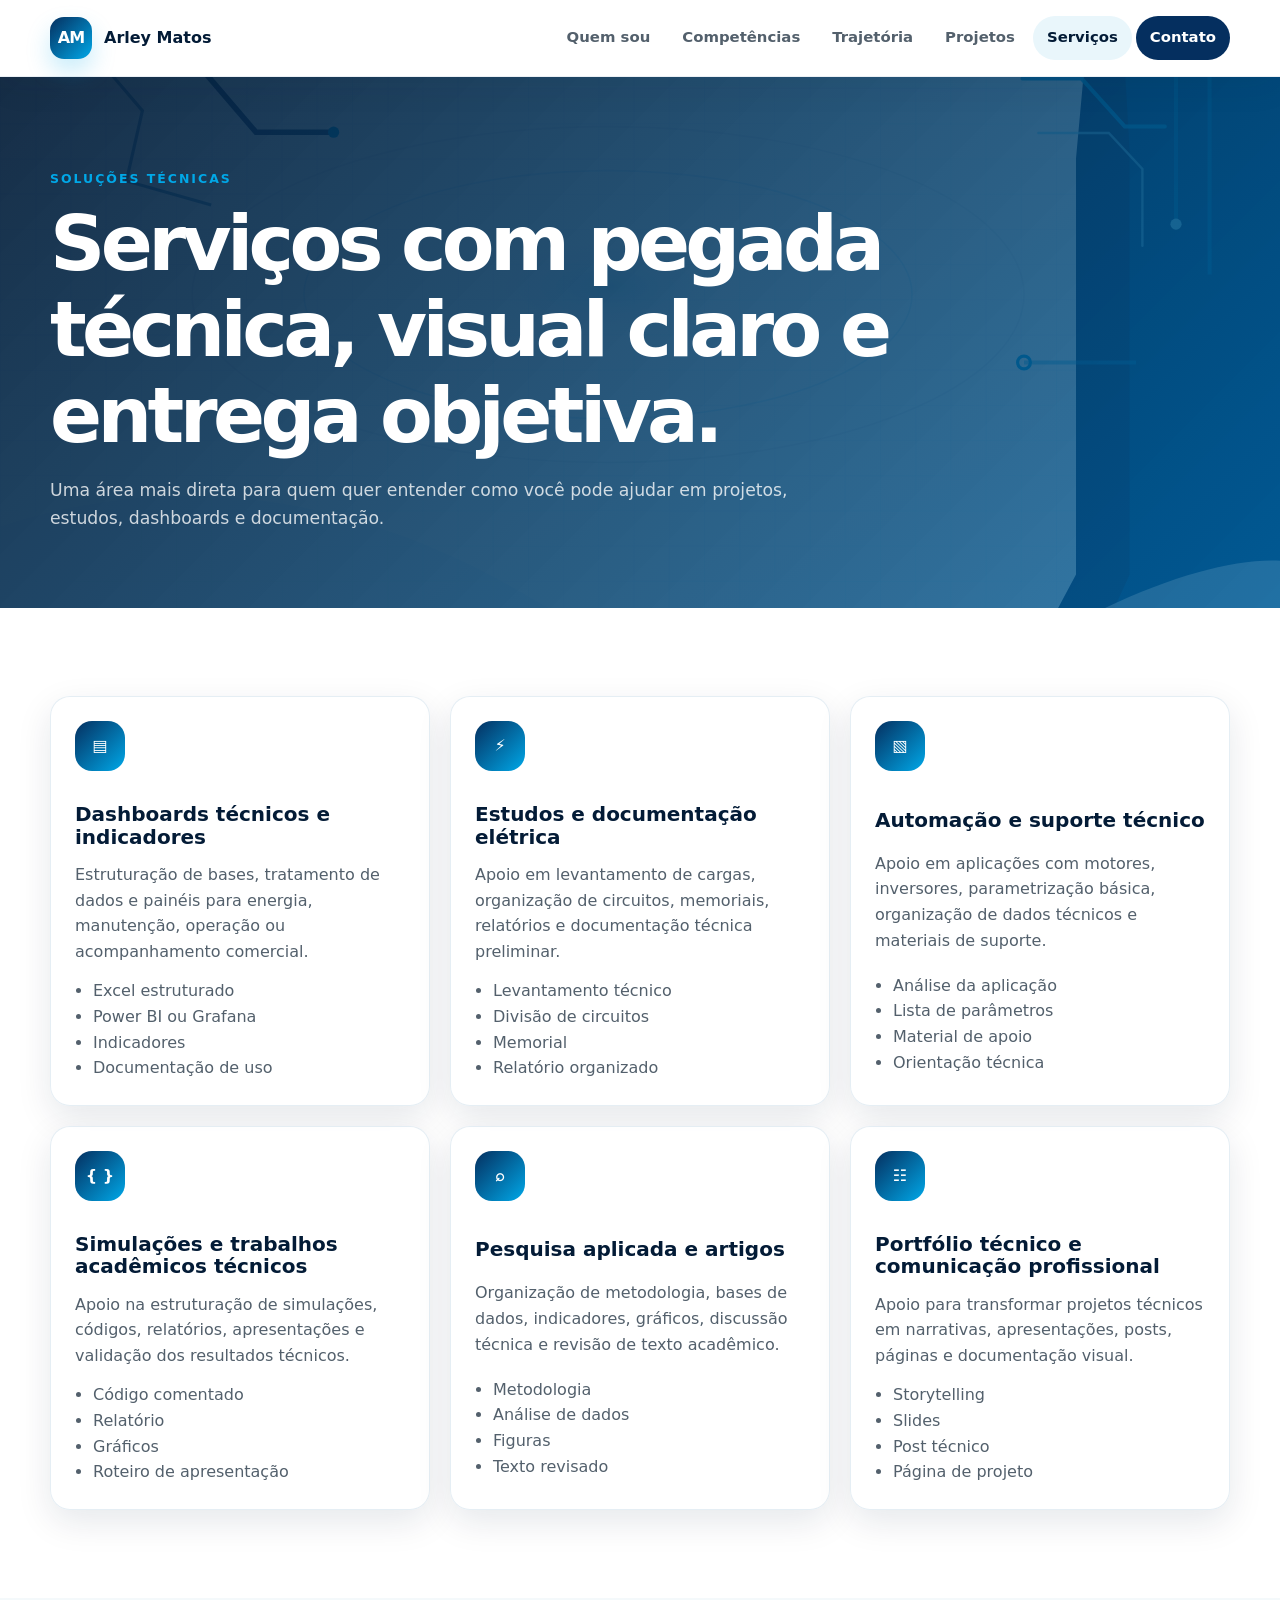
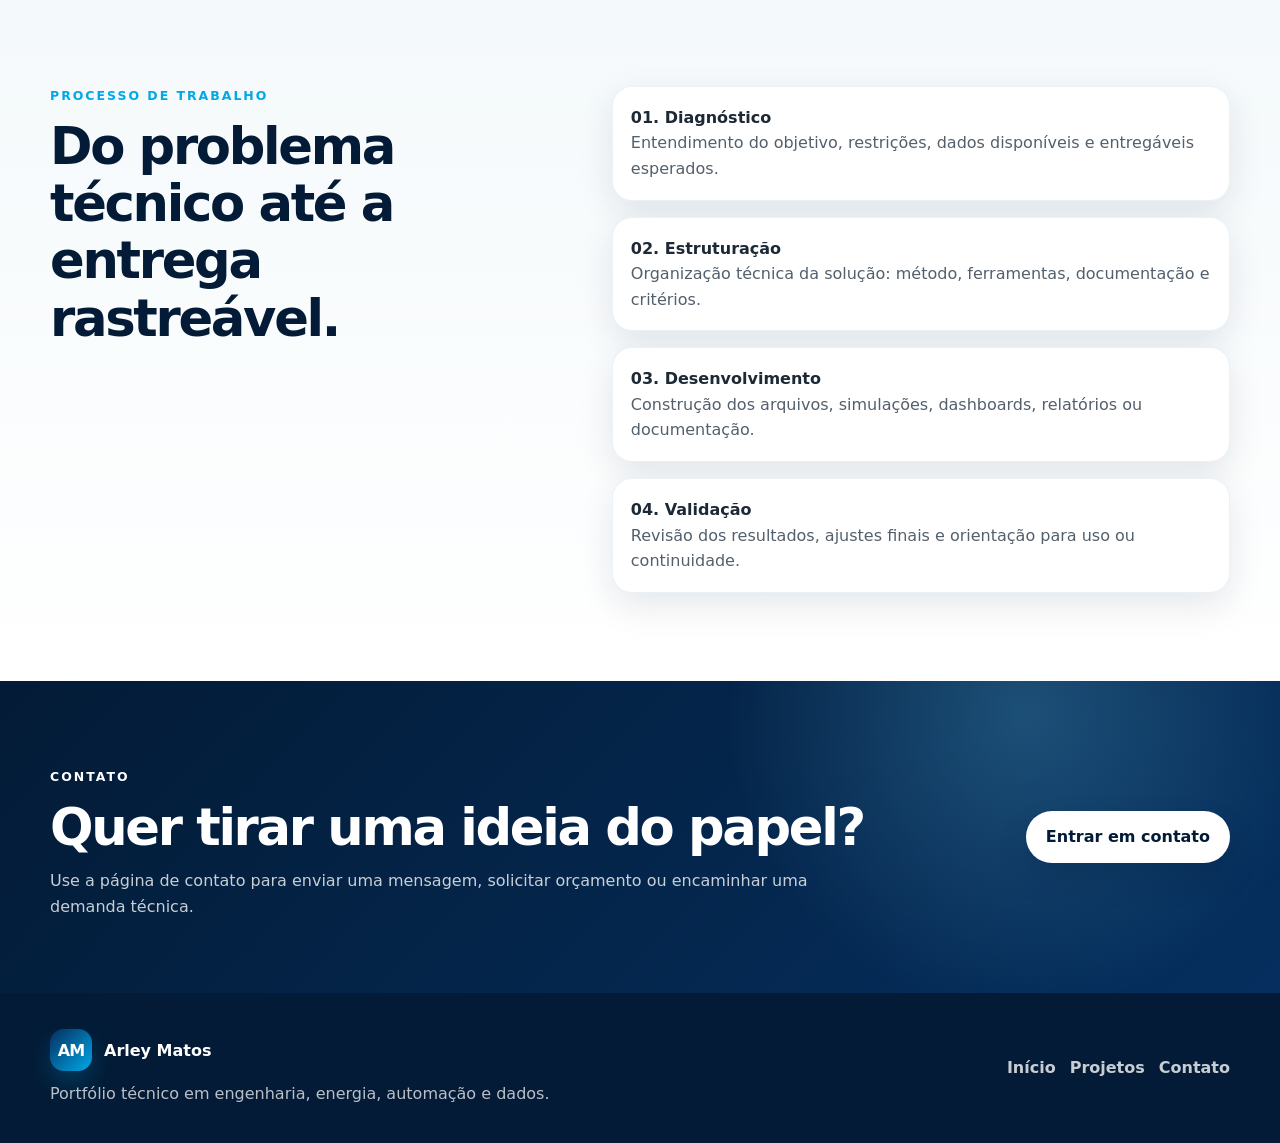
<file: servicos.html>
<!DOCTYPE html>
<html lang="pt-BR">
<head>
  <meta charset="UTF-8" />
  <meta name="viewport" content="width=device-width, initial-scale=1.0" />
  <title>Serviços | Arley Matos</title>
  <meta name="description" content="Serviços técnicos de Arley Matos: engenharia elétrica, automação, dashboards, documentação e apoio técnico." />
  <link rel="icon" href="assets/img/icones/favicon.svg" type="image/svg+xml" />
  <link rel="stylesheet" href="assets/css/style.css" />
  <link rel="stylesheet" href="assets/css/responsive.css" />
</head>
<body>
  <header class="site-header compact">
    <nav class="navbar container" aria-label="Navegação principal">
      <a class="brand" href="index.html"><span class="brand-mark">AM</span><span class="brand-text">Arley Matos</span></a>
      <button class="menu-toggle" id="menuToggle" aria-label="Abrir menu" aria-expanded="false"><span></span><span></span><span></span></button>
      <ul class="nav-links" id="navLinks">
        <li><a href="index.html#sobre">Quem sou</a></li>
        <li><a href="index.html#competencias">Competências</a></li>
        <li><a href="index.html#trajetoria">Trajetória</a></li>
        <li><a href="projetos.html">Projetos</a></li>
        <li><a class="active" href="servicos.html">Serviços</a></li>
        <li><a class="nav-cta" href="contato.html">Contato</a></li>
      </ul>
    </nav>
  </header>

  <main>
    <section class="page-hero services-hero">
      <div class="container reveal">
        <p class="eyebrow">Soluções técnicas</p>
        <h1>Serviços com pegada técnica, visual claro e entrega objetiva.</h1>
        <p>Uma área mais direta para quem quer entender como você pode ajudar em projetos, estudos, dashboards e documentação.</p>
      </div>
    </section>

    <section class="section">
      <div class="container">
        <div class="service-grid" id="serviceGrid"></div>
      </div>
    </section>

    <section class="section alt">
      <div class="container split">
        <div class="section-heading reveal">
          <p class="eyebrow">Processo de trabalho</p>
          <h2>Do problema técnico até a entrega rastreável.</h2>
        </div>
        <div class="process-list reveal">
          <div><strong>01. Diagnóstico</strong><p>Entendimento do objetivo, restrições, dados disponíveis e entregáveis esperados.</p></div>
          <div><strong>02. Estruturação</strong><p>Organização técnica da solução: método, ferramentas, documentação e critérios.</p></div>
          <div><strong>03. Desenvolvimento</strong><p>Construção dos arquivos, simulações, dashboards, relatórios ou documentação.</p></div>
          <div><strong>04. Validação</strong><p>Revisão dos resultados, ajustes finais e orientação para uso ou continuidade.</p></div>
        </div>
      </div>
    </section>

    <section class="cta-section">
      <div class="container cta-box reveal">
        <div>
          <p class="eyebrow">Contato</p>
          <h2>Quer tirar uma ideia do papel?</h2>
          <p>Use a página de contato para enviar uma mensagem, solicitar orçamento ou encaminhar uma demanda técnica.</p>
        </div>
        <a class="btn btn-light" href="contato.html">Entrar em contato</a>
      </div>
    </section>
  </main>

  <footer class="site-footer">
    <div class="container footer-grid">
      <div>
        <a class="brand footer-brand" href="index.html"><span class="brand-mark">AM</span><span>Arley Matos</span></a>
        <p>Portfólio técnico em engenharia, energia, automação e dados.</p>
      </div>
      <div class="footer-links"><a href="index.html">Início</a><a href="projetos.html">Projetos</a><a href="contato.html">Contato</a></div>
    </div>
  </footer>

  <button class="back-to-top" id="backToTop" aria-label="Voltar ao topo">↑</button>
  <script src="assets/js/data.js"></script>
  <script src="assets/js/main.js"></script>
</body>
</html>
</file>
<file: assets/css/style.css>
:root {
  --navy-950: #031b36;
  --navy-900: #052f5f;
  --navy-800: #073f79;
  --blue-600: #005b96;
  --cyan-500: #00a8e8;
  --cyan-300: #75dcff;
  --ice-50: #f4f9fb;
  --ice-100: #e9f6fb;
  --white: #ffffff;
  --gray-100: #eef3f7;
  --gray-300: #c8d3dd;
  --gray-600: #53606c;
  --gray-800: #1d2935;
  --orange-500: #f59e0b;
  --green-500: #00c48c;
  --shadow: 0 24px 70px rgba(3, 27, 54, 0.14);
  --shadow-soft: 0 12px 35px rgba(3, 27, 54, 0.10);
  --radius-xl: 28px;
  --radius-lg: 20px;
  --radius-md: 14px;
  --max-width: 1180px;
  --header-height: 76px;
}

* {
  box-sizing: border-box;
}

html {
  scroll-behavior: smooth;
}

body {
  margin: 0;
  font-family: Inter, ui-sans-serif, system-ui, -apple-system, BlinkMacSystemFont, "Segoe UI", sans-serif;
  color: var(--gray-800);
  background: var(--white);
  line-height: 1.6;
}

img,
svg {
  max-width: 100%;
  display: block;
}

a {
  color: inherit;
  text-decoration: none;
}

button,
input,
textarea {
  font: inherit;
}

.container {
  width: min(var(--max-width), calc(100% - 40px));
  margin-inline: auto;
}

.section {
  padding: 88px 0;
}

.section.alt {
  background: linear-gradient(180deg, var(--ice-50), #ffffff);
}

.center {
  text-align: center;
}

.mt-32 {
  margin-top: 32px;
}

.eyebrow {
  margin: 0 0 12px;
  color: var(--cyan-500);
  text-transform: uppercase;
  letter-spacing: 0.16em;
  font-size: 0.78rem;
  font-weight: 800;
}

h1,
h2,
h3 {
  line-height: 1.12;
  color: var(--navy-950);
  margin: 0;
}

h1 {
  font-size: clamp(2.55rem, 6vw, 5.1rem);
  letter-spacing: -0.06em;
}

h2 {
  font-size: clamp(2rem, 4vw, 3.25rem);
  letter-spacing: -0.045em;
}

h3 {
  font-size: 1.25rem;
}

p {
  margin: 0;
}

.site-header {
  position: sticky;
  top: 0;
  z-index: 100;
  background: rgba(255, 255, 255, 0.84);
  backdrop-filter: blur(18px);
  border-bottom: 1px solid rgba(8, 73, 125, 0.08);
}

.site-header.compact {
  box-shadow: 0 10px 35px rgba(3, 27, 54, 0.06);
}

.navbar {
  min-height: var(--header-height);
  display: flex;
  align-items: center;
  justify-content: space-between;
  gap: 24px;
}

.brand {
  display: inline-flex;
  align-items: center;
  gap: 12px;
  font-weight: 900;
  color: var(--navy-950);
}

.brand-mark {
  width: 42px;
  height: 42px;
  border-radius: 14px;
  display: inline-grid;
  place-items: center;
  color: var(--white);
  background: linear-gradient(135deg, var(--navy-900), var(--cyan-500));
  box-shadow: 0 12px 25px rgba(0, 168, 232, 0.22);
  letter-spacing: -0.05em;
}

.brand-text {
  white-space: nowrap;
}

.nav-links {
  list-style: none;
  display: flex;
  align-items: center;
  gap: 4px;
  margin: 0;
  padding: 0;
}

.nav-links a {
  display: inline-flex;
  padding: 10px 14px;
  border-radius: 999px;
  color: var(--gray-600);
  font-weight: 700;
  font-size: 0.93rem;
  transition: 0.24s ease;
}

.nav-links a:hover,
.nav-links a.active {
  color: var(--navy-950);
  background: var(--ice-100);
}

.nav-links .nav-cta {
  color: var(--white);
  background: var(--navy-900);
}

.nav-links .nav-cta:hover,
.nav-links .nav-cta.active {
  color: var(--white);
  background: linear-gradient(135deg, var(--navy-900), var(--cyan-500));
}

.menu-toggle {
  display: none;
  width: 44px;
  height: 44px;
  border: 0;
  border-radius: 14px;
  background: var(--ice-100);
  cursor: pointer;
}

.menu-toggle span {
  display: block;
  width: 21px;
  height: 2px;
  margin: 5px auto;
  background: var(--navy-950);
  border-radius: 999px;
}

.hero {
  position: relative;
  min-height: calc(100vh - var(--header-height));
  display: grid;
  align-items: center;
  overflow: hidden;
  background:
    radial-gradient(circle at 12% 25%, rgba(0, 168, 232, 0.14), transparent 30%),
    linear-gradient(135deg, #ffffff 0%, #effaff 44%, #ffffff 100%);
}

.hero-bg {
  position: absolute;
  inset: 0;
  pointer-events: none;
  background-image: url('../img/decoracao/banner-tech.svg');
  background-size: cover;
  background-position: center;
  opacity: 0.7;
}

.hero::before {
  content: "";
  position: absolute;
  right: -190px;
  top: -120px;
  width: 520px;
  height: 520px;
  background: linear-gradient(135deg, rgba(0, 91, 150, 0.98), rgba(0, 168, 232, 0.86));
  transform: rotate(12deg);
  border-radius: 55px;
  opacity: 0.96;
}

.hero-content {
  position: relative;
  z-index: 1;
  display: grid;
  grid-template-columns: minmax(0, 1.15fr) 420px;
  align-items: center;
  gap: 54px;
  padding: 64px 0;
}

.hero-subtitle {
  margin-top: 24px;
  font-size: clamp(1.04rem, 2vw, 1.22rem);
  color: var(--gray-600);
  max-width: 720px;
}

.hero-actions {
  display: flex;
  gap: 14px;
  flex-wrap: wrap;
  margin-top: 34px;
}

.btn {
  display: inline-flex;
  align-items: center;
  justify-content: center;
  gap: 8px;
  border: 0;
  border-radius: 999px;
  padding: 13px 20px;
  font-weight: 900;
  cursor: pointer;
  transition: transform 0.24s ease, box-shadow 0.24s ease, background 0.24s ease;
}

.btn:hover {
  transform: translateY(-2px);
}

.btn-primary {
  color: var(--white);
  background: linear-gradient(135deg, var(--navy-900), var(--cyan-500));
  box-shadow: 0 16px 35px rgba(0, 91, 150, 0.22);
}

.btn-secondary {
  color: var(--navy-900);
  background: var(--white);
  border: 1px solid rgba(0, 91, 150, 0.16);
  box-shadow: var(--shadow-soft);
}

.btn-light {
  color: var(--navy-950);
  background: var(--white);
  box-shadow: 0 16px 30px rgba(3, 27, 54, 0.20);
}

.hero-card {
  background: rgba(255, 255, 255, 0.76);
  border: 1px solid rgba(255, 255, 255, 0.75);
  border-radius: var(--radius-xl);
  padding: 30px;
  box-shadow: var(--shadow);
  backdrop-filter: blur(20px);
  position: relative;
}

.profile-orbit {
  width: 180px;
  height: 180px;
  display: grid;
  place-items: center;
  border-radius: 50%;
  margin: 0 auto 24px;
  background:
    linear-gradient(var(--white), var(--white)) padding-box,
    conic-gradient(from 180deg, var(--cyan-500), var(--navy-900), var(--orange-500), var(--cyan-500)) border-box;
  border: 5px solid transparent;
  box-shadow: 0 20px 50px rgba(3, 27, 54, 0.12);
}

.profile-orbit img {
  width: 152px;
  height: 152px;
  border-radius: 50%;
}

.status-pill {
  display: inline-flex;
  align-items: center;
  gap: 8px;
  padding: 7px 12px;
  border-radius: 999px;
  color: var(--navy-900);
  background: rgba(0, 168, 232, 0.12);
  font-weight: 800;
  font-size: 0.82rem;
}

.status-pill span {
  width: 9px;
  height: 9px;
  border-radius: 50%;
  background: var(--green-500);
  box-shadow: 0 0 0 6px rgba(0, 196, 140, 0.13);
}

.hero-card h2 {
  margin-top: 16px;
  font-size: 2rem;
}

.hero-card p {
  margin-top: 10px;
  color: var(--gray-600);
}

.hero-metrics {
  display: grid;
  grid-template-columns: 1fr 1fr;
  gap: 12px;
  margin-top: 22px;
}

.hero-metrics div {
  padding: 14px;
  border-radius: var(--radius-md);
  background: var(--ice-50);
  border: 1px solid rgba(0, 91, 150, 0.08);
}

.hero-metrics strong,
.hero-metrics small {
  display: block;
}

.hero-metrics strong {
  color: var(--navy-900);
}

.hero-metrics small {
  color: var(--gray-600);
  font-size: 0.78rem;
}

.split {
  display: grid;
  grid-template-columns: 0.9fr 1.1fr;
  gap: 56px;
  align-items: start;
}

.section-heading {
  max-width: 730px;
}

.section-heading.center {
  margin-inline: auto;
  text-align: center;
}

.section-subtitle {
  margin-top: 16px;
  color: var(--gray-600);
  font-size: 1.05rem;
}

.about-copy {
  display: grid;
  gap: 18px;
  color: var(--gray-600);
  font-size: 1.05rem;
}

.quick-tags {
  display: flex;
  flex-wrap: wrap;
  gap: 10px;
  margin-top: 6px;
}

.quick-tags span,
.tag {
  display: inline-flex;
  align-items: center;
  border-radius: 999px;
  padding: 7px 11px;
  background: var(--ice-100);
  color: var(--navy-900);
  font-weight: 800;
  font-size: 0.82rem;
  border: 1px solid rgba(0, 91, 150, 0.08);
}

.competence-grid {
  margin-top: 42px;
  display: grid;
  grid-template-columns: repeat(4, minmax(0, 1fr));
  gap: 18px;
}

.competence-card,
.project-card,
.service-card,
.contact-card {
  background: rgba(255, 255, 255, 0.86);
  border: 1px solid rgba(0, 91, 150, 0.10);
  border-radius: var(--radius-lg);
  box-shadow: var(--shadow-soft);
  transition: transform 0.24s ease, border 0.24s ease, box-shadow 0.24s ease;
}

.competence-card {
  min-height: 230px;
  position: relative;
  overflow: hidden;
  padding: 22px;
  cursor: pointer;
}

.competence-card::after {
  content: "Clique para ver evidências";
  position: absolute;
  left: 18px;
  right: 18px;
  bottom: 14px;
  padding: 9px 12px;
  border-radius: 999px;
  background: rgba(0, 168, 232, 0.10);
  color: var(--navy-900);
  font-size: 0.78rem;
  font-weight: 900;
  opacity: 0;
  transform: translateY(10px);
  transition: 0.24s ease;
}

.competence-card:hover,
.project-card:hover,
.service-card:hover,
.contact-card:hover {
  transform: translateY(-6px);
  border-color: rgba(0, 168, 232, 0.35);
  box-shadow: 0 28px 70px rgba(3, 27, 54, 0.14);
}

.competence-card:hover::after {
  opacity: 1;
  transform: translateY(0);
}

.competence-icon,
.service-icon,
.contact-icon {
  width: 50px;
  height: 50px;
  border-radius: 17px;
  display: inline-grid;
  place-items: center;
  font-weight: 900;
  color: var(--white);
  background: linear-gradient(135deg, var(--navy-900), var(--cyan-500));
  margin-bottom: 18px;
}

.competence-card h3 {
  margin-bottom: 12px;
}

.competence-card p {
  color: var(--gray-600);
  font-size: 0.94rem;
}

.filter-bar {
  display: flex;
  gap: 10px;
  flex-wrap: wrap;
  justify-content: center;
  margin: 36px 0 44px;
}

.filter-btn {
  display: inline-flex;
  align-items: center;
  gap: 8px;
  border: 1px solid rgba(0, 91, 150, 0.12);
  color: var(--navy-900);
  background: var(--white);
  border-radius: 999px;
  padding: 10px 14px;
  font-weight: 900;
  cursor: pointer;
  box-shadow: 0 8px 20px rgba(3, 27, 54, 0.05);
  transition: 0.24s ease;
}

.filter-btn:hover,
.filter-btn.active {
  color: var(--white);
  background: linear-gradient(135deg, var(--navy-900), var(--cyan-500));
  border-color: transparent;
  transform: translateY(-2px);
}

.timeline {
  position: relative;
  max-width: 980px;
  margin: 0 auto;
  padding: 10px 0 10px;
}

.timeline::before {
  content: "";
  position: absolute;
  top: 0;
  bottom: 0;
  left: 50%;
  width: 3px;
  transform: translateX(-50%);
  background: linear-gradient(180deg, transparent, var(--cyan-500), var(--navy-900), transparent);
}

.timeline-item {
  position: relative;
  width: 50%;
  padding: 0 32px 34px;
}

.timeline-item:nth-child(odd) {
  left: 0;
  text-align: right;
}

.timeline-item:nth-child(even) {
  left: 50%;
}

.timeline-item::before {
  content: "";
  position: absolute;
  top: 26px;
  width: 18px;
  height: 18px;
  border-radius: 50%;
  background: var(--white);
  border: 4px solid var(--cyan-500);
  box-shadow: 0 0 0 8px rgba(0, 168, 232, 0.12);
}

.timeline-item:nth-child(odd)::before {
  right: -9px;
}

.timeline-item:nth-child(even)::before {
  left: -9px;
}

.timeline-card {
  display: grid;
  gap: 10px;
  padding: 22px;
  border-radius: var(--radius-lg);
  background: var(--white);
  border: 1px solid rgba(0, 91, 150, 0.10);
  box-shadow: var(--shadow-soft);
}

.timeline-year {
  color: var(--cyan-500);
  font-size: 0.86rem;
  font-weight: 900;
  letter-spacing: 0.08em;
}

.timeline-type {
  color: var(--navy-900);
  font-weight: 900;
  font-size: 0.84rem;
}

.timeline-card p {
  color: var(--gray-600);
}

.timeline-tags,
.project-tags {
  display: flex;
  gap: 8px;
  flex-wrap: wrap;
  margin-top: 4px;
}

.timeline-item:nth-child(odd) .timeline-tags {
  justify-content: flex-end;
}

.project-grid {
  margin-top: 34px;
  display: grid;
  grid-template-columns: repeat(3, minmax(0, 1fr));
  gap: 20px;
}

.project-grid.expanded {
  margin-top: 0;
}

.project-card {
  overflow: hidden;
  display: flex;
  flex-direction: column;
}

.project-cover {
  height: 180px;
  background: var(--ice-100);
  position: relative;
  overflow: hidden;
}

.project-cover img {
  width: 100%;
  height: 100%;
  object-fit: cover;
  transition: transform 0.38s ease;
}

.project-card:hover .project-cover img {
  transform: scale(1.05);
}

.project-content {
  padding: 20px;
  display: grid;
  gap: 12px;
  flex: 1;
}

.project-meta {
  display: flex;
  justify-content: space-between;
  gap: 12px;
  color: var(--cyan-500);
  font-size: 0.82rem;
  font-weight: 900;
  text-transform: uppercase;
  letter-spacing: 0.08em;
}

.project-content p {
  color: var(--gray-600);
}

.project-content .btn {
  justify-self: start;
  margin-top: auto;
}

.cta-section {
  padding: 74px 0;
  background:
    radial-gradient(circle at 80% 10%, rgba(117, 220, 255, 0.22), transparent 28%),
    linear-gradient(135deg, var(--navy-950), var(--navy-900));
}

.cta-box {
  display: flex;
  align-items: center;
  justify-content: space-between;
  gap: 32px;
  color: var(--white);
}

.cta-box h2,
.cta-box .eyebrow {
  color: var(--white);
}

.cta-box p {
  color: rgba(255, 255, 255, 0.78);
  max-width: 760px;
  margin-top: 12px;
}

.page-hero {
  padding: 92px 0 76px;
  color: var(--white);
  background:
    linear-gradient(135deg, rgba(3, 27, 54, 0.92), rgba(0, 91, 150, 0.78)),
    url('../img/decoracao/banner-tech.svg') center/cover;
}

.page-hero h1 {
  color: var(--white);
  max-width: 900px;
}

.page-hero p:not(.eyebrow) {
  max-width: 760px;
  margin-top: 18px;
  color: rgba(255, 255, 255, 0.78);
  font-size: 1.08rem;
}

.service-grid,
.contact-grid {
  display: grid;
  grid-template-columns: repeat(3, minmax(0, 1fr));
  gap: 20px;
}

.service-card,
.contact-card {
  padding: 24px;
  display: grid;
  gap: 14px;
}

.service-card p,
.contact-card p,
.process-list p,
.form-note p {
  color: var(--gray-600);
}

.service-list {
  margin: 0;
  padding-left: 18px;
  color: var(--gray-600);
}

.process-list {
  display: grid;
  gap: 16px;
}

.process-list div {
  background: var(--white);
  border: 1px solid rgba(0, 91, 150, 0.08);
  border-radius: var(--radius-lg);
  padding: 18px;
  box-shadow: var(--shadow-soft);
}

.fake-form {
  margin-top: 22px;
  display: grid;
  gap: 14px;
}

.fake-form label {
  display: grid;
  gap: 6px;
  color: var(--navy-950);
  font-weight: 800;
}

.fake-form input,
.fake-form textarea {
  width: 100%;
  border: 1px solid rgba(0, 91, 150, 0.16);
  border-radius: 14px;
  padding: 13px 14px;
  background: var(--white);
  outline: none;
}

.fake-form textarea {
  min-height: 130px;
  resize: vertical;
}

.fake-form input:focus,
.fake-form textarea:focus {
  border-color: var(--cyan-500);
  box-shadow: 0 0 0 4px rgba(0, 168, 232, 0.12);
}

.site-footer {
  padding: 36px 0;
  background: var(--navy-950);
  color: rgba(255, 255, 255, 0.72);
}

.footer-grid {
  display: flex;
  justify-content: space-between;
  gap: 32px;
  align-items: center;
}

.footer-brand,
.footer-brand span {
  color: var(--white);
}

.site-footer p {
  margin-top: 10px;
}

.footer-links {
  display: flex;
  flex-wrap: wrap;
  gap: 14px;
}

.footer-links a {
  color: rgba(255, 255, 255, 0.78);
  font-weight: 800;
}

.footer-links a:hover {
  color: var(--cyan-300);
}

.modal {
  position: fixed;
  inset: 0;
  display: none;
  z-index: 200;
}

.modal.open {
  display: block;
}

.modal-backdrop {
  position: absolute;
  inset: 0;
  background: rgba(3, 27, 54, 0.64);
  backdrop-filter: blur(10px);
}

.modal-card {
  position: relative;
  width: min(780px, calc(100% - 32px));
  max-height: calc(100vh - 48px);
  overflow: auto;
  margin: 24px auto;
  padding: 28px;
  border-radius: var(--radius-xl);
  background: var(--white);
  box-shadow: 0 32px 120px rgba(3, 27, 54, 0.34);
}

.modal-close {
  position: sticky;
  top: 0;
  float: right;
  width: 42px;
  height: 42px;
  border: 0;
  border-radius: 14px;
  background: var(--ice-100);
  color: var(--navy-950);
  font-size: 1.5rem;
  cursor: pointer;
  z-index: 2;
}

.modal-title {
  padding-right: 54px;
}

.modal-title h2 {
  font-size: clamp(1.7rem, 3vw, 2.45rem);
}

.modal-section {
  margin-top: 24px;
}

.modal-section h3 {
  margin-bottom: 10px;
}

.evidence-list,
.tool-list {
  display: grid;
  gap: 8px;
  margin: 0;
  padding-left: 20px;
  color: var(--gray-600);
}

.related-grid {
  display: grid;
  grid-template-columns: repeat(2, minmax(0, 1fr));
  gap: 12px;
  margin-top: 12px;
}

.related-card {
  padding: 14px;
  border: 1px solid rgba(0, 91, 150, 0.10);
  border-radius: var(--radius-md);
  background: var(--ice-50);
}

.related-card strong {
  display: block;
  color: var(--navy-950);
}

.related-card span {
  display: block;
  margin-top: 4px;
  color: var(--gray-600);
  font-size: 0.88rem;
}

.back-to-top {
  position: fixed;
  right: 22px;
  bottom: 22px;
  width: 46px;
  height: 46px;
  border: 0;
  border-radius: 16px;
  color: var(--white);
  background: linear-gradient(135deg, var(--navy-900), var(--cyan-500));
  box-shadow: var(--shadow-soft);
  cursor: pointer;
  opacity: 0;
  visibility: hidden;
  transform: translateY(10px);
  transition: 0.24s ease;
  z-index: 80;
}

.back-to-top.show {
  opacity: 1;
  visibility: visible;
  transform: translateY(0);
}

.reveal {
  opacity: 0;
  transform: translateY(22px);
  transition: opacity 0.7s ease, transform 0.7s ease;
}

.reveal.visible {
  opacity: 1;
  transform: translateY(0);
}

.empty-state {
  text-align: center;
  padding: 40px;
  border-radius: var(--radius-lg);
  background: var(--ice-50);
  color: var(--gray-600);
}
</file>
<file: assets/css/responsive.css>
@media (max-width: 1080px) {
  .hero-content {
    grid-template-columns: 1fr;
  }

  .hero::before {
    opacity: 0.32;
  }

  .hero-card {
    max-width: 480px;
  }

  .competence-grid,
  .project-grid,
  .service-grid,
  .contact-grid {
    grid-template-columns: repeat(2, minmax(0, 1fr));
  }
}

@media (max-width: 820px) {
  :root {
    --header-height: 68px;
  }

  .container {
    width: min(100% - 28px, var(--max-width));
  }

  .section {
    padding: 64px 0;
  }

  .menu-toggle {
    display: inline-block;
  }

  .nav-links {
    position: fixed;
    left: 14px;
    right: 14px;
    top: calc(var(--header-height) + 10px);
    display: none;
    flex-direction: column;
    align-items: stretch;
    padding: 14px;
    border-radius: 22px;
    background: var(--white);
    box-shadow: var(--shadow);
    border: 1px solid rgba(0, 91, 150, 0.10);
  }

  .nav-links.open {
    display: flex;
  }

  .nav-links a {
    justify-content: center;
  }

  .split,
  .cta-box,
  .footer-grid {
    grid-template-columns: 1fr;
    display: grid;
  }

  .cta-box {
    text-align: center;
    justify-items: center;
  }

  .timeline::before {
    left: 18px;
  }

  .timeline-item,
  .timeline-item:nth-child(even),
  .timeline-item:nth-child(odd) {
    left: 0;
    width: 100%;
    padding: 0 0 26px 48px;
    text-align: left;
  }

  .timeline-item:nth-child(even)::before,
  .timeline-item:nth-child(odd)::before {
    left: 9px;
    right: auto;
  }

  .timeline-item:nth-child(odd) .timeline-tags {
    justify-content: flex-start;
  }
}

@media (max-width: 620px) {
  h1 {
    font-size: clamp(2.25rem, 12vw, 3.25rem);
  }

  h2 {
    font-size: clamp(1.8rem, 8vw, 2.45rem);
  }

  .hero-content {
    padding: 44px 0;
  }

  .hero-actions,
  .filter-bar {
    align-items: stretch;
  }

  .btn,
  .filter-btn {
    width: 100%;
  }

  .hero-card {
    padding: 22px;
  }

  .hero-metrics,
  .competence-grid,
  .project-grid,
  .service-grid,
  .contact-grid,
  .related-grid {
    grid-template-columns: 1fr;
  }

  .project-cover {
    height: 170px;
  }

  .modal-card {
    padding: 20px;
    margin: 12px auto;
    max-height: calc(100vh - 24px);
  }

  .page-hero {
    padding: 72px 0 58px;
  }
}
</file>
